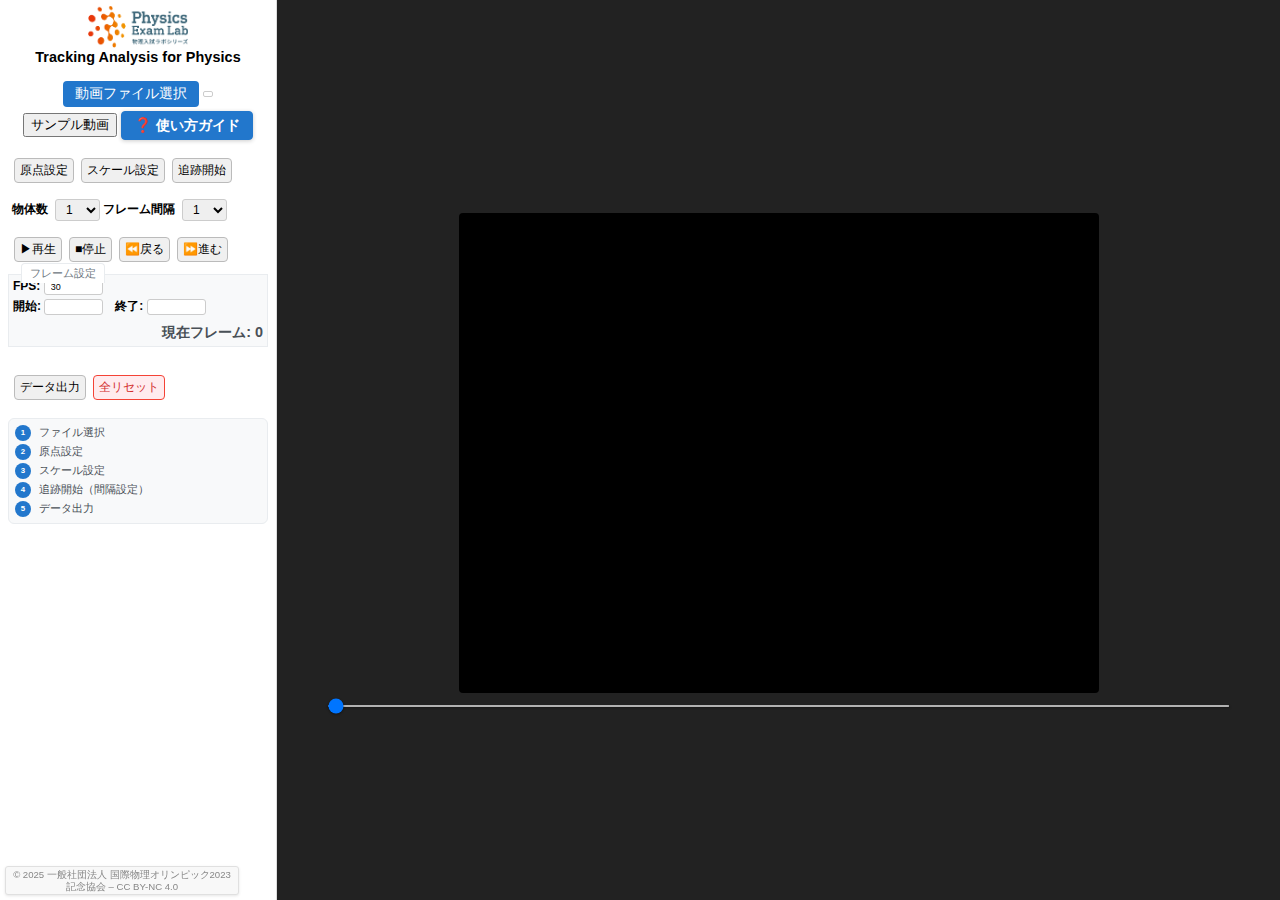
<file: index.html>
<!--
  Physics Exam Lab - Tracking Analysis Software
  Copyright (c) 2025 一般社団法人 国際物理オリンピック2023記念協会
  Licensed under the Creative Commons BY-NC 4.0 International License.
  See https://creativecommons.org/licenses/by-nc/4.0/
-->
<!DOCTYPE html>
<html lang="ja">
<head>
  <meta charset="UTF-8">
  <meta name="viewport" content="width=device-width, initial-scale=1.0">
  <title>Tracking Analysis for Physics</title>
  <link rel="stylesheet" href="style.css">
</head>
<body>
  <div class="main-container">
    <div class="control-panel">
      <span class="app-title"><img src="assets/images/logo.png" class="app-logo" alt="Logo"> Tracking Analysis for Physics</span>
      <div class="file-input-section">
        <div class="file-input-row">
          <label for="videoInput" class="file-input-label">動画ファイル選択</label>
          <input type="file" id="videoInput" accept="video/*,.mov,.mp4,.avi,.webm,.mkv,video/quicktime,video/mp4">
          <div class="file-name-display" id="fileNameDisplay"></div>
        </div>
        <div class="file-input-row">
          <button id="loadSampleVideo" type="button">サンプル動画</button>
          <a href="USAGE_GUIDE.html" target="_blank" class="guide-link">
            <span>❓</span> 使い方ガイド
          </a>
        </div>
      </div>
      <div class="control-grid">
        <div class="control-section">
          <button id="setOriginBtn">原点設定</button>
          <button id="setScaleBtn">スケール設定</button>
          <button id="startTrackingBtn">追跡開始</button>
        </div>
        <div class="control-section">
          <label for="objectCountSelect">物体数</label>
          <select id="objectCountSelect">
            <option value="1" selected>1</option>
            <option value="2">2</option>
            <option value="3">3</option>
            <option value="4">4</option>
            <option value="5">5</option>
            <option value="6">6</option>
          </select>
          <label for="frameIntervalSelect">フレーム間隔</label>
          <select id="frameIntervalSelect">
            <option value="1" selected>1</option>
            <option value="2">2</option>
            <option value="5">5</option>
            <option value="10">10</option>
            <option value="20">20</option>
            <option value="50">50</option>
          </select>
        </div>
        <div class="control-section">
          <button id="playBtn">▶再生</button>
          <button id="pauseBtn">■停止</button>
          <button id="prevFrameBtn">⏪戻る</button>
          <button id="nextFrameBtn">⏩進む</button>
        </div>
        <div class="control-section frame-controls">
          <div class="frame-label">フレーム設定</div>
          <label>FPS: <input type="text" id="fpsInput" value="30"></label>
          <div class="frame-range">
            <label>開始: <input type="text" id="startFrameInput"></label>
            <label>終了: <input type="text" id="endFrameInput"></label>
            <span id="currentFrameLabel" class="current-frame">現在フレーム: 0</span>
          </div>
        </div>
        <div class="control-section">
          <button id="undoBtn" style="display:none;">Undo</button>
        </div>
        <div class="control-section data-output-section">
          <button id="exportCsvBtn">データ出力</button>
          <button id="resetBtn">全リセット</button>
        </div>
      </div>
      <div class="quick-guide">
        <div class="guide-step">
          <span class="step-number">1</span>
          <span class="step-text">ファイル選択</span>
        </div>
        <div class="guide-step">
          <span class="step-number">2</span>
          <span class="step-text">原点設定</span>
        </div>
        <div class="guide-step">
          <span class="step-number">3</span>
          <span class="step-text">スケール設定</span>
        </div>
        <div class="guide-step">
          <span class="step-number">4</span>
          <span class="step-text">追跡開始（間隔設定）</span>
        </div>
        <div class="guide-step">
          <span class="step-number">5</span>
          <span class="step-text">データ出力</span>
        </div>
      </div>
    </div>
    <div class="video-container">
      <video id="video" width="640" height="480" controls style="display:none;"></video>
      <canvas id="videoCanvas" width="640" height="480"></canvas>
      <input type="range" id="frameSlider" min="0" max="100" value="0" step="1">
    </div>
  </div>
  <div class="license-info">
    © 2025 一般社団法人 国際物理オリンピック2023記念協会 – CC BY-NC 4.0
  </div>
  <script src="main.js"></script>
  <script>
document.getElementById('loadSampleVideo').onclick = function() {
  const video = document.getElementById('video');
  video.src = 'assets/videos/5cups.mov';
  video.load();
  
  // サンプル動画フラグを設定（FPS入力ダイアログをスキップするため）
  window.isSampleVideo = true;
  
  // サンプル動画のファイル名を表示
  const fileNameDisplay = document.getElementById('fileNameDisplay');
  fileNameDisplay.textContent = '5cups.mov (120fps)';
  
  // FPS入力欄を120に設定
  const fpsInput = document.getElementById('fpsInput');
  if (fpsInput) {
    fpsInput.value = '120';
  }
  
  // クイックガイドのステップを更新
  updateQuickGuideStep(2);
  
  // 新しいファイル読み込み時にリセット処理を実行（ファイル選択時と同じ処理）
  // 追跡データをクリア
  if (typeof trackingData !== 'undefined') {
    trackingData = [];
  }
  // スケール・原点設定をクリア
  if (typeof scalePoints !== 'undefined') {
    scalePoints = [];
  }
  if (typeof originPoint !== 'undefined') {
    originPoint = null;
  }
  if (typeof scaleLength !== 'undefined') {
    scaleLength = null;
  }
  // 追跡モードを終了
  if (typeof trackingMode !== 'undefined' && trackingMode) {
    if (typeof endTrackingMode === 'function') {
      endTrackingMode();
    }
  }
  // 設定モードをクリア
  if (typeof mode !== 'undefined') {
    mode = null;
  }
  if (typeof updateGuideText === 'function') {
    updateGuideText('');
  }
  if (typeof disableVideoControls === 'function') {
    disableVideoControls(false);
  }
  // ボタンのハイライトを解除
  const setScaleBtn = document.getElementById('setScaleBtn');
  const setOriginBtn = document.getElementById('setOriginBtn');
  if (setScaleBtn) setScaleBtn.style.background = '';
  if (setOriginBtn) setOriginBtn.style.background = '';
  // キャンセルボタンと案内を削除
  const cancelBtn = document.getElementById('cancelBtn');
  if (cancelBtn) cancelBtn.remove();
  const cancelHint = document.getElementById('cancelHint');
  if (cancelHint) cancelHint.remove();
  
  // 動画の読み込みが完了したらリサイズを実行（VideoEventManagerで管理）
  // リサイズ処理はVideoEventManagerのhandleLoadedMetadataで実行される
};
</script>
</body>
</html>
</file>
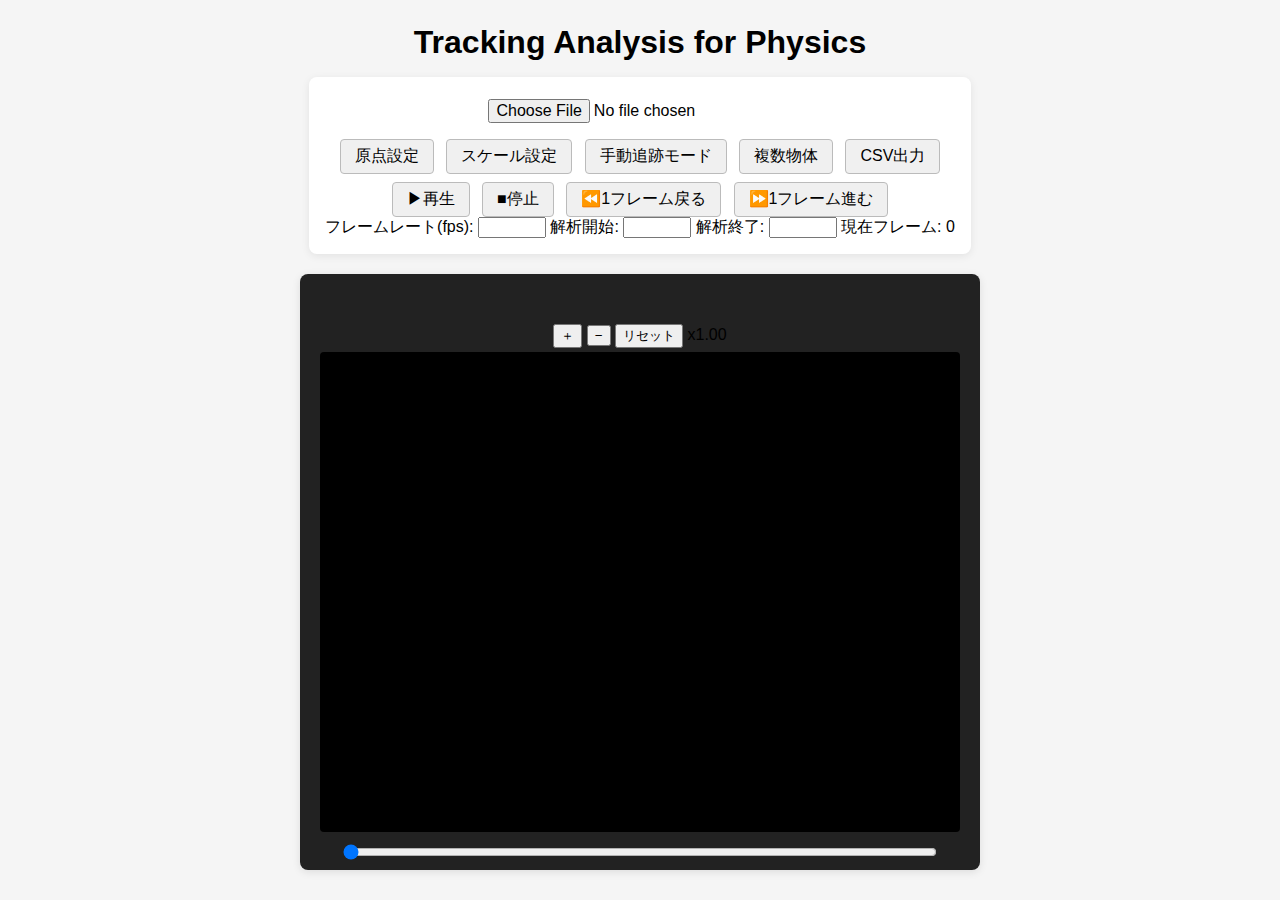
<file: backup_20250701_154906/index.html>
<!DOCTYPE html>
<html lang="ja">
<head>
  <meta charset="UTF-8">
  <meta name="viewport" content="width=device-width, initial-scale=1.0">
  <title>Tracking Analysis for Physics</title>
  <link rel="stylesheet" href="style.css">
</head>
<body>
  <h1>Tracking Analysis for Physics</h1>
  <div class="control-panel">
    <input type="file" id="videoInput" accept="video/*">
    <span id="fileName"></span>
    <div class="button-group">
      <button id="setOriginBtn">原点設定</button>
      <button id="setScaleBtn">スケール設定</button>
      <button id="manualTrackBtn">手動追跡モード</button>
      <button id="multiObjectBtn">複数物体</button>
      <button id="exportCsvBtn">CSV出力</button>
    </div>
    <div class="video-controls">
      <button id="playBtn">▶再生</button>
      <button id="pauseBtn">■停止</button>
      <button id="prevFrameBtn">⏪1フレーム戻る</button>
      <button id="nextFrameBtn">⏩1フレーム進む</button>
    </div>
    <div class="frame-settings">
      <label>フレームレート(fps): <input type="number" id="fpsInput" min="1" max="1000" step="1" style="width:60px;"></label>
      <label>解析開始: <input type="number" id="startFrameInput" min="0" step="1" style="width:60px;"></label>
      <label>解析終了: <input type="number" id="endFrameInput" min="0" step="1" style="width:60px;"></label>
      <span id="currentFrameLabel">現在フレーム: 0</span>
    </div>
  </div>
  <div class="video-container">
    <div class="zoom-controls" style="text-align:center; margin-bottom:4px;">
      <button id="zoomInBtn">＋</button>
      <button id="zoomOutBtn">−</button>
      <button id="zoomResetBtn">リセット</button>
      <span id="zoomLevelLabel">x1.0</span>
    </div>
    <video id="video" width="640" height="480" controls style="display:none;"></video>
    <canvas id="videoCanvas" width="640" height="480"></canvas>
    <input type="range" id="frameSlider" min="0" max="100" value="0" step="1" style="width:90%; margin: 12px auto 0 auto; display:block;">
  </div>
  <script src="main.js"></script>
</body>
</html>
</file>
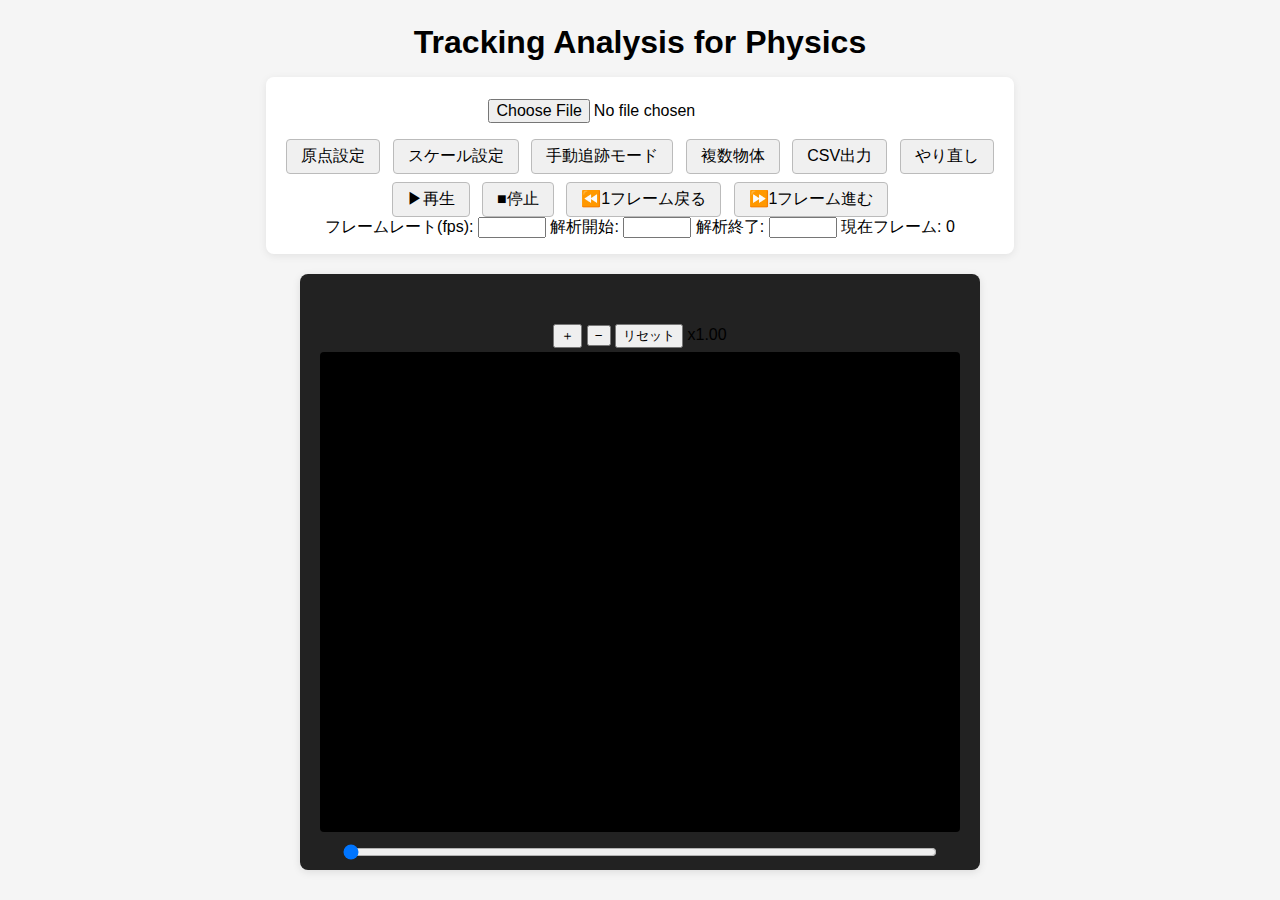
<file: backup_20250701_162946/index.html>
<!DOCTYPE html>
<html lang="ja">
<head>
  <meta charset="UTF-8">
  <meta name="viewport" content="width=device-width, initial-scale=1.0">
  <title>Tracking Analysis for Physics</title>
  <link rel="stylesheet" href="style.css">
</head>
<body>
  <h1>Tracking Analysis for Physics</h1>
  <div class="control-panel">
    <input type="file" id="videoInput" accept="video/*">
    <span id="fileName"></span>
    <div class="button-group">
      <button id="setOriginBtn">原点設定</button>
      <button id="setScaleBtn">スケール設定</button>
      <button id="manualTrackBtn">手動追跡モード</button>
      <button id="multiObjectBtn">複数物体</button>
      <button id="exportCsvBtn">CSV出力</button>
      <button id="resetBtn">やり直し</button>
    </div>
    <div class="video-controls">
      <button id="playBtn">▶再生</button>
      <button id="pauseBtn">■停止</button>
      <button id="prevFrameBtn">⏪1フレーム戻る</button>
      <button id="nextFrameBtn">⏩1フレーム進む</button>
    </div>
    <div class="frame-settings">
      <label>フレームレート(fps): <input type="number" id="fpsInput" min="1" max="1000" step="1" style="width:60px;"></label>
      <label>解析開始: <input type="number" id="startFrameInput" min="0" step="1" style="width:60px;"></label>
      <label>解析終了: <input type="number" id="endFrameInput" min="0" step="1" style="width:60px;"></label>
      <span id="currentFrameLabel">現在フレーム: 0</span>
    </div>
  </div>
  <div class="video-container">
    <div class="zoom-controls" style="text-align:center; margin-bottom:4px;">
      <button id="zoomInBtn">＋</button>
      <button id="zoomOutBtn">−</button>
      <button id="zoomResetBtn">リセット</button>
      <span id="zoomLevelLabel">x1.0</span>
    </div>
    <video id="video" width="640" height="480" controls style="display:none;"></video>
    <canvas id="videoCanvas" width="640" height="480"></canvas>
    <input type="range" id="frameSlider" min="0" max="100" value="0" step="1" style="width:90%; margin: 12px auto 0 auto; display:block;">
  </div>
  <script src="main.js"></script>
</body>
</html>
</file>
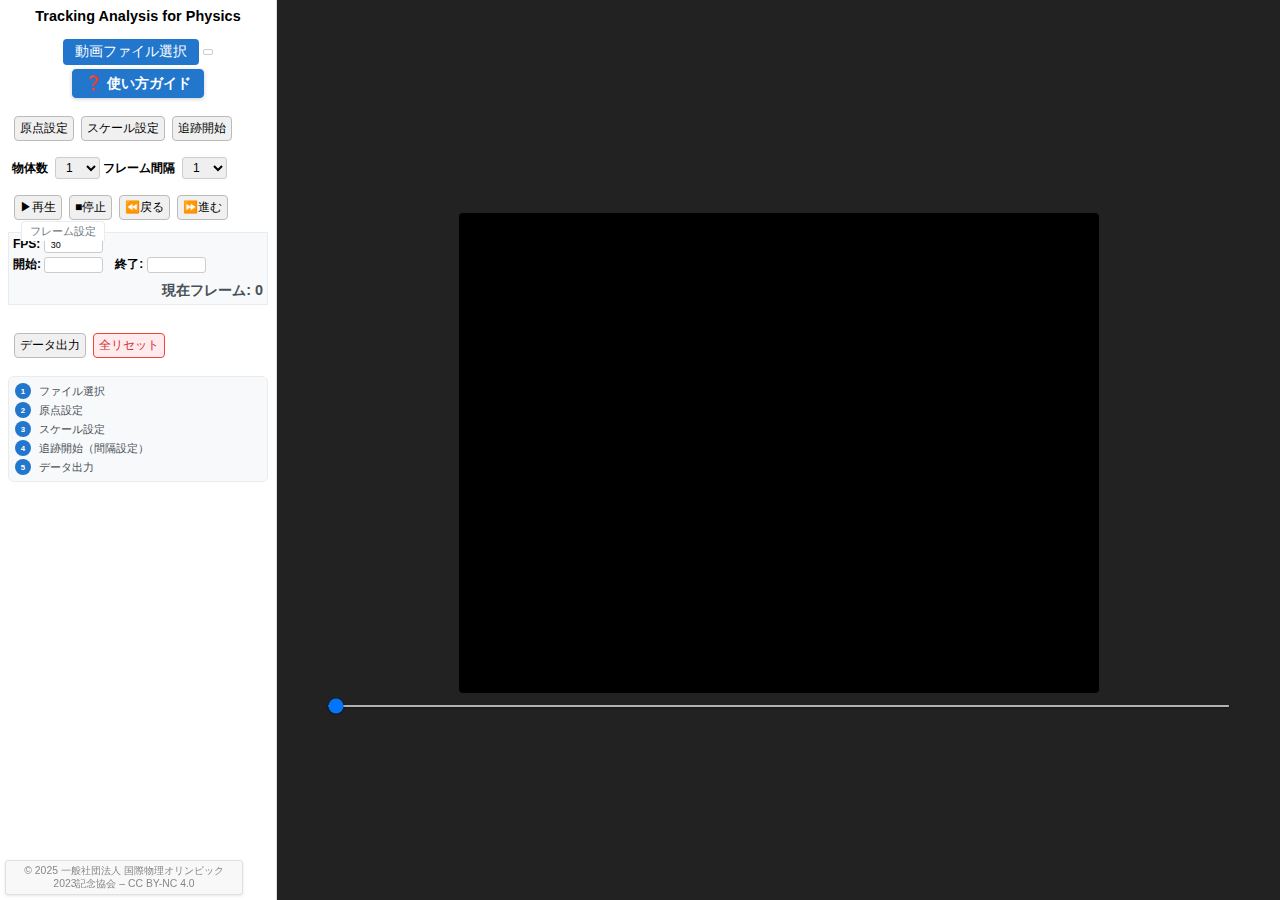
<file: google-sites-version.html>
<!--
  Physics Exam Lab - Tracking Analysis Software
  Copyright (c) 2025 一般社団法人 国際物理オリンピック2023記念協会
  Licensed under the Creative Commons BY-NC 4.0 International License.
  See https://creativecommons.org/licenses/by-nc/4.0/
-->
<!DOCTYPE html>
<html lang="ja">
<head>
  <meta charset="UTF-8">
  <meta name="viewport" content="width=device-width, initial-scale=1.0">
  <title>Tracking Analysis for Physics</title>
  <style>
    html, body {
      height: 100vh;
      width: 100vw;
      overflow: hidden;
      margin: 0;
      padding: 0;
    }

    body {
      font-family: 'Segoe UI', 'Meiryo', sans-serif;
      background: #f5f5f5;
      text-align: center;
    }

    .main-container {
      display: flex;
      height: 100vh;
      width: 100vw;
    }

    h1 {
      margin-top: 24px;
      margin-bottom: 16px;
    }

    .app-title {
      font-size: 0.9em;
      font-weight: bold;
      text-align: center;
      margin-bottom: 8px;
      margin-top: 0;
      letter-spacing: 0.005em;
      white-space: normal;
      display: flex;
      align-items: center;
      justify-content: center;
      gap: 4px;
      line-height: 1.2;
      min-height: 1em;
      overflow: visible;
      flex-wrap: wrap;
    }

    .app-logo {
      height: 5.0em;
      width: auto;
      vertical-align: middle;
      display: inline-block;
      margin-top: -0.2em;
      margin-bottom: -0.2em;
    }

    .control-panel {
      display: flex;
      flex-direction: column;
      background: #fff;
      border-right: 1px solid #ddd;
      box-shadow: 2px 0 4px rgba(0,0,0,0.1);
      width: 280px;
      flex-shrink: 0;
      padding: 12px;
      gap: 10px;
      overflow-y: auto;
    }

    .button-group, .video-controls, .frame-settings {
      display: flex;
      align-items: center;
      gap: 8px;
      flex-wrap: wrap;
      justify-content: center;
    }

    /* 共通ボタンスタイル */
    .button-group button, .video-controls button, .control-section button, #undoBtn {
      margin: 0 2px;
      padding: 4px 8px;
      font-size: 0.85rem;
      border-radius: 4px;
      border: 1px solid #bbb;
      background: #f0f0f0;
      cursor: pointer;
      transition: background 0.2s;
    }

    .button-group button:hover, .video-controls button:hover, .control-section button:hover, #undoBtn:hover {
      background: #e0e0e0;
    }

    /* #undoBtn専用のオーバーライド */
    #undoBtn {
      margin: 0 4px;
      padding: 6px 14px;
      font-size: 1rem;
    }

    .video-container {
      flex: 1;
      background: #222;
      padding: 0;
      padding-bottom: 0;
      display: flex;
      flex-direction: column;
      align-items: center;
      justify-content: center;
      overflow: hidden;
    }

    canvas, video {
      display: block;
      margin: 0 auto;
      border-radius: 4px;
      background: #000;
      max-width: 98vw;
    }

    #guideText, .guide-text {
      min-height: 1.5em;
      display: block;
    }

    .file-input-section {
      display: flex;
      flex-direction: column;
      gap: 6px;
      margin-bottom: 8px;
    }

    .file-input-row {
      display: flex;
      align-items: center;
      gap: 4px;
      justify-content: center;
      flex-wrap: wrap;
    }

    .control-grid {
      display: flex;
      flex-direction: column;
      gap: 8px;
    }

    .control-section {
      display: flex;
      align-items: center;
      gap: 4px;
      flex-wrap: wrap;
      padding: 6px;
    }

    /* データ出力セクションのボーダーを削除 */
    .data-output-section {
      background: transparent;
      border: none;
      padding: 4px;
    }

    /* リセットボタン専用のスタイル */
    #resetBtn {
      background: #ffebee !important;
      border-color: #f44336 !important;
      color: #d32f2f !important;
    }

    #resetBtn:hover {
      background: #ffcdd2 !important;
      border-color: #d32f2f !important;
    }

    .frame-controls {
      background: #f8f9fa;
      border: 1px solid #e9ecef;
      padding: 10px 6px 6px 6px;
      position: relative;
      display: flex;
      flex-direction: column;
      gap: 8px;
    }

    .frame-label {
      position: absolute;
      top: -12px;
      left: 12px;
      background: #fff;
      padding: 2px 8px;
      font-size: 0.7em;
      color: #6c757d;
      font-weight: 500;
      border: 1px solid #e9ecef;
      border-bottom: none;
      border-radius: 4px 4px 0 0;
      z-index: 1;
    }

    .frame-controls > label {
      margin-right: 8px;
      align-self: flex-start;
    }

    .frame-range {
      display: flex;
      align-items: center;
      gap: 8px;
      flex-wrap: wrap;
    }

    .frame-range label {
      margin-right: 8px;
    }

    .frame-range .current-frame {
      font-size: 0.9em;
      color: #495057;
      font-weight: bold;
      margin-left: auto;
      text-align: left;
    }

    .quick-guide {
      margin-top: 8px;
      padding: 8px;
      background: #f8f9fa;
      border-radius: 6px;
      border: 1px solid #e9ecef;
      display: flex;
      flex-direction: column;
      gap: 4px;
    }

    .guide-step {
      display: flex;
      align-items: center;
      gap: 8px;
      font-size: 0.75em;
      color: #495057;
    }

    .step-number {
      background: #2277cc;
      color: white;
      width: 16px;
      height: 16px;
      border-radius: 50%;
      display: flex;
      align-items: center;
      justify-content: center;
      font-weight: bold;
      font-size: 0.7em;
      flex-shrink: 0;
    }

    .step-text {
      font-weight: 500;
    }

    .license-info {
      position: fixed;
      bottom: 5px;
      left: 5px;
      padding: 4px 8px;
      background: #f8f8f8;
      border-radius: 3px;
      border: 1px solid #e0e0e0;
      text-align: center;
      font-size: 0.65em;
      color: #888;
      line-height: 1.2;
      z-index: 1000;
      max-width: 220px;
      word-wrap: break-word;
      box-shadow: 0 1px 3px rgba(0,0,0,0.1);
    }

    .guide-link {
      display: inline-flex;
      align-items: center;
      gap: 4px;
      font-size: 0.9em;
      font-weight: bold;
      color: #fff;
      background: #2277cc;
      border-radius: 4px;
      padding: 4px 12px;
      box-shadow: 0 1px 4px rgba(0,0,0,0.2);
      border: 1px solid #2277cc;
      text-decoration: none;
      transition: background 0.2s;
      white-space: nowrap;
    }

    .guide-link:hover {
      background: #115599;
    }

    input[type="file"] {
      font-size: 0.85em;
      padding: 4px 8px;
      margin: 0;
      height: 32px;
      box-sizing: border-box;
      cursor: pointer;
      display: none;
    }

    .file-input-label {
      display: inline-block;
      padding: 4px 12px;
      background: #2277cc;
      color: white;
      border-radius: 4px;
      font-size: 0.85em;
      cursor: pointer;
      border: none;
      text-align: center;
      transition: background 0.2s;
    }

    .file-input-label:hover {
      background: #115599;
    }

    .file-name-display {
      font-size: 0.8em;
      color: #333;
      margin: 3px 0;
      word-break: break-all;
      max-width: 100%;
      overflow: hidden;
      text-overflow: ellipsis;
      white-space: nowrap;
      font-weight: normal;
      background: transparent;
      padding: 2px 4px;
      border-radius: 2px;
      border: 1px solid #ccc;
      text-align: center;
    }

    .control-section input[type="text"], .control-section select {
      font-size: 0.85em;
      padding: 2px 6px;
      border: 1px solid #ccc;
      border-radius: 3px;
      width: 60px;
    }

    .control-section label {
      font-size: 0.75em;
      font-weight: bold;
      margin-right: 4px;
    }

    #frameSlider {
      box-sizing: border-box;
      display: block;
      margin: 12px auto 20px auto;
      width: 90%;
      height: 2px;
      background: #444;
      border-radius: 4px;
      border: 1px solid #666;
      box-shadow: 0 1px 2px rgba(0,0,0,0.3);
    }

    #frameSlider::-webkit-slider-thumb {
      appearance: none;
      width: 10px;
      height: 10px;
      background: #007AFF;
      border-radius: 50%;
      cursor: pointer;
      box-shadow: 0 1px 2px rgba(0,0,0,0.3);
    }

    #frameSlider::-moz-range-thumb {
      width: 10px;
      height: 10px;
      background: #007AFF;
      border-radius: 50%;
      cursor: pointer;
      border: none;
      box-shadow: 0 1px 2px rgba(0,0,0,0.3);
    }

    @media (max-width: 1400px) {
      .control-panel {
        width: 260px;
        padding: 8px;
        gap: 8px;
      }
      .app-title {
        font-size: 0.9em;
        gap: 4px;
        margin-bottom: 6px;
      }
      .app-logo {
        height: 3.0em;
      }
      .control-section button {
        font-size: 0.75em;
        padding: 3px 5px;
      }
      .control-section input[type="text"], .control-section select {
        font-size: 0.75em;
        width: 45px;
      }
      .control-section {
        padding: 4px;
        gap: 3px;
      }
      .file-input-section {
        gap: 4px;
        margin-bottom: 6px;
      }
      .quick-guide {
        margin-top: 6px;
        padding: 6px;
        gap: 3px;
      }
      .guide-step {
        font-size: 0.7em;
      }
    }

    @media (max-width: 1200px) {
      .control-panel {
        width: 240px;
        padding: 6px;
        gap: 6px;
      }
      .app-title {
        font-size: 0.85em;
        gap: 3px;
        margin-bottom: 4px;
      }
      .app-logo {
        height: 2.5em;
      }
      .control-section button {
        font-size: 0.7em;
        padding: 2px 4px;
      }
      .control-section input[type="text"], .control-section select {
        font-size: 0.7em;
        width: 40px;
      }
      .control-section {
        padding: 3px;
        gap: 2px;
      }
      .file-input-section {
        gap: 3px;
        margin-bottom: 4px;
      }
      .quick-guide {
        margin-top: 4px;
        padding: 4px;
        gap: 2px;
      }
      .guide-step {
        font-size: 0.65em;
      }
    }

    @media (max-width: 1000px) {
      .control-panel {
        width: 220px;
        padding: 4px;
        gap: 4px;
      }
      .app-title {
        font-size: 0.75em;
        gap: 2px;
        margin-bottom: 2px;
      }
      .app-logo {
        height: 2.0em;
      }
      .control-section button {
        font-size: 0.65em;
        padding: 2px 3px;
      }
      .control-section input[type="text"], .control-section select {
        font-size: 0.65em;
        width: 35px;
      }
      .control-section {
        padding: 2px;
        gap: 2px;
      }
      .file-input-section {
        gap: 2px;
        margin-bottom: 2px;
      }
      .quick-guide {
        margin-top: 2px;
        padding: 2px;
        gap: 1px;
      }
      .guide-step {
        font-size: 0.6em;
      }
    }

    @media (max-width: 900px) {
      .main-container {
        flex-direction: column;
      }
      .control-panel {
        width: 100%;
        border-right: none;
        border-bottom: none;
        box-shadow: 0 2px 4px rgba(0,0,0,0.1);
        max-height: 35vh;
        padding: 8px;
        gap: 6px;
      }
      
      .app-title {
        font-size: 1.1em;
        letter-spacing: 0.5px;
        gap: 6px;
      }
      
      .app-logo {
        height: 2.0em;
      }
      
      .control-section {
        padding: 4px;
        gap: 3px;
      }
      
      .control-section button {
        font-size: 0.75em;
        padding: 3px 6px;
      }
      
      .control-section input,
      .control-section select {
        font-size: 0.75em;
        width: 60px;
      }
      
      .video-container {
        flex: 1;
        min-height: 65vh;
      }
      
      .license-info {
        position: static;
        margin-top: 8px;
        max-width: 100%;
        font-size: 0.6em;
      }
    }
  </style>
</head>
<body>
  <div class="main-container">
    <div class="control-panel">
      <span class="app-title">Tracking Analysis for Physics</span>
      <div class="file-input-section">
        <div class="file-input-row">
          <label for="videoInput" class="file-input-label">動画ファイル選択</label>
          <input type="file" id="videoInput" accept="video/*,.mov,.mp4,.avi,.webm,.mkv,video/quicktime,video/mp4">
          <div class="file-name-display" id="fileNameDisplay"></div>
        </div>
        <div class="file-input-row">
          <button id="showGuideBtn" class="guide-link">
            <span>❓</span> 使い方ガイド
          </button>
        </div>
      </div>
      <div class="control-grid">
        <div class="control-section">
          <button id="setOriginBtn">原点設定</button>
          <button id="setScaleBtn">スケール設定</button>
          <button id="startTrackingBtn">追跡開始</button>
        </div>
        <div class="control-section">
          <label for="objectCountSelect">物体数</label>
          <select id="objectCountSelect">
            <option value="1" selected>1</option>
            <option value="2">2</option>
            <option value="3">3</option>
            <option value="4">4</option>
            <option value="5">5</option>
            <option value="6">6</option>
          </select>
          <label for="frameIntervalSelect">フレーム間隔</label>
          <select id="frameIntervalSelect">
            <option value="1" selected>1</option>
            <option value="2">2</option>
            <option value="5">5</option>
            <option value="10">10</option>
            <option value="20">20</option>
            <option value="50">50</option>
          </select>
        </div>
        <div class="control-section">
          <button id="playBtn">▶再生</button>
          <button id="pauseBtn">■停止</button>
          <button id="prevFrameBtn">⏪戻る</button>
          <button id="nextFrameBtn">⏩進む</button>
        </div>
        <div class="control-section frame-controls">
          <div class="frame-label">フレーム設定</div>
          <label>FPS: <input type="text" id="fpsInput" value="30"></label>
          <div class="frame-range">
            <label>開始: <input type="text" id="startFrameInput"></label>
            <label>終了: <input type="text" id="endFrameInput"></label>
            <span id="currentFrameLabel" class="current-frame">現在フレーム: 0</span>
          </div>
        </div>
        <div class="control-section">
          <button id="undoBtn" style="display:none;">Undo</button>
        </div>
        <div class="control-section data-output-section">
          <button id="exportCsvBtn">データ出力</button>
          <button id="resetBtn">全リセット</button>
        </div>
      </div>
      <div class="quick-guide">
        <div class="guide-step">
          <span class="step-number">1</span>
          <span class="step-text">ファイル選択</span>
        </div>
        <div class="guide-step">
          <span class="step-number">2</span>
          <span class="step-text">原点設定</span>
        </div>
        <div class="guide-step">
          <span class="step-number">3</span>
          <span class="step-text">スケール設定</span>
        </div>
        <div class="guide-step">
          <span class="step-number">4</span>
          <span class="step-text">追跡開始（間隔設定）</span>
        </div>
        <div class="guide-step">
          <span class="step-number">5</span>
          <span class="step-text">データ出力</span>
        </div>
      </div>
    </div>
    <div class="video-container">
      <video id="video" width="640" height="480" controls style="display:none;"></video>
      <canvas id="videoCanvas" width="640" height="480"></canvas>
      <input type="range" id="frameSlider" min="0" max="100" value="0" step="1">
    </div>
  </div>
  <div class="license-info">
    © 2025 一般社団法人 国際物理オリンピック2023記念協会 – CC BY-NC 4.0
  </div>

  <!-- 使い方ガイドモーダル -->
  <div id="guideModal" style="display: none; position: fixed; top: 0; left: 0; width: 100%; height: 100%; background: rgba(0,0,0,0.8); z-index: 10000; overflow-y: auto;">
    <div style="background: white; margin: 20px auto; max-width: 900px; border-radius: 10px; box-shadow: 0 2px 8px rgba(0,0,0,0.1); padding: 32px 24px;">
      <div style="display: flex; justify-content: space-between; align-items: center; margin-bottom: 20px;">
        <h1 style="font-size: 1.7em; margin: 0; color: #2277cc;">使い方ガイド</h1>
        <button id="closeGuideBtn" style="background: #f44336; color: white; border: none; border-radius: 50%; width: 40px; height: 40px; font-size: 20px; cursor: pointer;">×</button>
      </div>
      
      <div class="step" style="margin-bottom: 2.5em; padding: 20px; background: #fafafa; border-radius: 8px; border: 1px solid #e0e0e0;">
        <h2 style="font-size: 1.3em; margin-top: 0; margin-bottom: 0.8em; color: #2277cc; border-left: 4px solid #2277cc; padding-left: 12px;">1. 動画読み込み・初期設定</h2>
        
        <p>
          <strong>動画の読み込み：</strong>「ファイル選択」ボタンで動画（mp4, mov等）を選択してください
        </p>
        
        <p>
          動画読み込み後、「フレーム設定」セクションで「FPS」（1秒あたりのフレーム数）を入力します。<br>
          撮影時のフレームレート（例：30fps、60fps、120fps等）を正確に入力してください。<br>
          動画下のスライダーで解析範囲を確認し、必要に応じて「開始」「終了」フレーム数を調整してください。
        </p>
      </div>

      <div class="step" style="margin-bottom: 2.5em; padding: 20px; background: #fafafa; border-radius: 8px; border: 1px solid #e0e0e0;">
        <h2 style="font-size: 1.3em; margin-top: 0; margin-bottom: 0.8em; color: #2277cc; border-left: 4px solid #2277cc; padding-left: 12px;">2. 原点・スケール設定</h2>
        
        <h3 style="font-size: 1.1em; margin-top: 1.5em; margin-bottom: 0.5em; color: #333;">原点設定</h3>
        <p>
          「原点設定」ボタンをクリック → 原点となる点をクリック
        </p>
        
        <h3 style="font-size: 1.1em; margin-top: 1.5em; margin-bottom: 0.5em; color: #333;">スケール設定</h3>
        <p>
          「スケール設定」ボタンをクリック → 始点をクリック → 終点をクリック → 実際の長さを入力（例：1.0m）
        </p>
        
        <div class="tip" style="background: #fff3cd; border: 1px solid #ffeaa7; border-radius: 6px; padding: 12px; margin: 15px 0;">
          <strong>便利な機能：</strong>終点クリック時に<strong>Shiftキー</strong>を押すと水平・鉛直制約が適用されます。
        </div>
      </div>

      <div class="step" style="margin-bottom: 2.5em; padding: 20px; background: #fafafa; border-radius: 8px; border: 1px solid #e0e0e0;">
        <h2 style="font-size: 1.3em; margin-top: 0; margin-bottom: 0.8em; color: #2277cc; border-left: 4px solid #2277cc; padding-left: 12px;">3. 追跡実行</h2>
        
        <p>
          「フレーム間隔」と「物体数」を設定（例：間隔20、物体数1）<br>
          「追跡開始」ボタンをクリック → 各フレームで物体の位置をクリック
        </p>
        
        <div class="tip" style="background: #fff3cd; border: 1px solid #ffeaa7; border-radius: 6px; padding: 12px; margin: 15px 0;">
          <strong>操作ヒント：</strong>「Undo」ボタンで直前の点を取り消せます。繰り返し使用することで複数の点を順次削除できます。
        </div>
      </div>

      <div class="step" style="margin-bottom: 2.5em; padding: 20px; background: #fafafa; border-radius: 8px; border: 1px solid #e0e0e0;">
        <h2 style="font-size: 1.3em; margin-top: 0; margin-bottom: 0.8em; color: #2277cc; border-left: 4px solid #2277cc; padding-left: 12px;">4. データエクスポート</h2>
        
        <p>
          「CSVエクスポート」ボタンをクリック → データ形式を選択（Excel用/CSV）→ データをコピーして保存
        </p>
        
        <div class="tip" style="background: #fff3cd; border: 1px solid #ffeaa7; border-radius: 6px; padding: 12px; margin: 15px 0;">
          <strong>データ形式：</strong>Excel用はタブ区切り、CSVはカンマ区切りです。用途に応じて選択してください。
        </div>
      </div>

      <div class="guide-info" style="background: #f0f8ff; border: 1px solid #b3d9ff; border-radius: 6px; padding: 15px; margin: 15px 0;">
        <strong>重要：</strong>正確な分析のため、動画のフレームレート（FPS）を正確に入力し、原点とスケールを適切に設定してください。
      </div>
    </div>
  </div>
  <script>
    /*
     * Physics Exam Lab - Tracking Analysis Software
     * Copyright (c) 2025 一般社団法人 国際物理オリンピック2023記念協会
     * Licensed under the Creative Commons BY-NC 4.0 International License.
     * See https://creativecommons.org/licenses/by-nc/4.0/
     */

    // 定数定義
    const CANVAS_CONSTRAINTS = {
      MAX_WIDTH: 660,
      MAX_HEIGHT: 480,
      MIN_WIDTH: 200,
      MIN_HEIGHT: 150
    };

    const UI_CONSTRAINTS = {
      SLIDER_HEIGHT: 80,
      SLIDER_MIN_WIDTH: 200,
      SLIDER_MAX_WIDTH: 600,
      SLIDER_MARGIN: 40,
      CONTROL_PANEL_WIDTH: 280
    };

    const TIMING = {
      RESIZE_DELAY: 100,
      FRAME_UPDATE_DELAY: 50,
      TRACKING_COMPLETE_DELAY: 100
    };

    const COLORS = {
      OBJECT_COLORS: ['magenta', 'orange', 'cyan', 'lime', 'purple', 'brown'],
      SCALE_POINT: 'blue',
      ORIGIN_POINT: 'red',
      GUIDE_TEXT: '#c00',
      GUIDE_TEXT_SUCCESS: '#28a745',
      GUIDE_TEXT_CURRENT: '#856404',
      GUIDE_TEXT_PENDING: '#495057',
      BUTTON_HIGHLIGHT: '#ffd',
      CANCEL_BUTTON: '#f9f9f9',
      CANCEL_BORDER: '#aaa',
      CANCEL_TEXT: '#c00'
    };

    // グローバル変数
    let scaleLength = null;
    let fps = 30;
    let videoFps = 30;
    let currentFrame = 0;
    let startFrame = 0;
    let endFrame = 0;
    let totalFrames = 0;
    let trackingMode = false;
    let trackingData = [];
    let currentObjectIndex = 0;
    let objectCount = 1;
    let frameInterval = 1;
    let mode = null;
    let scalePoints = [];
    let originPoint = null;
    let pendingSeekFrame = null;

    // DOM要素の取得
    const videoInput = document.getElementById('videoInput');
    const video = document.getElementById('video');
    const canvas = document.getElementById('videoCanvas');
    const fpsInput = document.getElementById('fpsInput');
    const startFrameInput = document.getElementById('startFrameInput');
    const endFrameInput = document.getElementById('endFrameInput');
    const currentFrameLabel = document.getElementById('currentFrameLabel');
    const objectCountSelect = document.getElementById('objectCountSelect');
    const frameIntervalSelect = document.getElementById('frameIntervalSelect');
    const startTrackingBtn = document.getElementById('startTrackingBtn');
    const setOriginBtn = document.getElementById('setOriginBtn');
    const setScaleBtn = document.getElementById('setScaleBtn');
    const exportCsvBtn = document.getElementById('exportCsvBtn');
    const resetBtn = document.getElementById('resetBtn');
    const undoBtn = document.getElementById('undoBtn');
    const frameSlider = document.getElementById('frameSlider');

    // ガイドテキスト表示用要素を追加
    let guideDiv = document.getElementById('guideText');
    if (!guideDiv) {
      guideDiv = document.createElement('div');
      guideDiv.id = 'guideText';
      guideDiv.style.margin = '8px';
      guideDiv.style.fontWeight = 'bold';
      guideDiv.style.color = '#c00';
      document.querySelector('.video-container').prepend(guideDiv);
    }

    let guideTextLabel = document.getElementById('guideTextLabel');
    if (!guideTextLabel) {
      guideTextLabel = document.createElement('span');
      guideTextLabel.id = 'guideTextLabel';
      guideDiv.appendChild(guideTextLabel);
    }

    // 初期化
    document.addEventListener('DOMContentLoaded', function() {
      updateQuickGuideStep(0);
      initializeEventListeners();
    });

    function initializeEventListeners() {
      // ファイル選択
      videoInput.addEventListener('change', handleFileInput);
      
      // 使い方ガイド
      document.getElementById('showGuideBtn').onclick = () => {
        document.getElementById('guideModal').style.display = 'block';
      };
      document.getElementById('closeGuideBtn').onclick = () => {
        document.getElementById('guideModal').style.display = 'none';
      };
      document.getElementById('guideModal').onclick = (e) => {
        if (e.target.id === 'guideModal') {
          document.getElementById('guideModal').style.display = 'none';
        }
      };
      
      // 動画イベント
      video.addEventListener('loadedmetadata', handleLoadedMetadata);
      video.addEventListener('loadeddata', handleLoadedData);
      
      // Chromebookで.movファイルの最初のフレームを確実に表示
      video.addEventListener('loadeddata', function() {
        video.currentTime = 0;
        setTimeout(() => {
          drawOverlay();
        }, 100);
      });
      video.addEventListener('play', handlePlay);
      video.addEventListener('pause', handlePause);
      video.addEventListener('seeked', handleSeeked);
      video.addEventListener('timeupdate', handleTimeUpdate);
      video.addEventListener('ended', handleEnded);
      
      // ボタンイベント
      document.getElementById('playBtn').onclick = () => video.play();
      document.getElementById('pauseBtn').onclick = () => video.pause();
      document.getElementById('nextFrameBtn').onclick = handleNextFrame;
      document.getElementById('prevFrameBtn').onclick = handlePrevFrame;
      startTrackingBtn.onclick = handleStartTracking;
      setOriginBtn.onclick = handleSetOrigin;
      setScaleBtn.onclick = handleSetScale;
      exportCsvBtn.onclick = handleExportCSV;
      resetBtn.onclick = handleReset;
      undoBtn.onclick = handleUndo;
      
      // セレクトボックス
      objectCountSelect.addEventListener('change', () => {
        objectCount = parseInt(objectCountSelect.value) || 1;
      });
      frameIntervalSelect.addEventListener('change', () => {
        frameInterval = parseInt(frameIntervalSelect.value) || 1;
      });
      
      // 入力フィールド
      fpsInput.addEventListener('change', handleFPSChange);
      startFrameInput.addEventListener('change', handleStartFrameChange);
      endFrameInput.addEventListener('change', handleEndFrameChange);
      frameSlider.addEventListener('input', handleSliderInput);
      
      // キャンバスイベント
      canvas.addEventListener('mousemove', handleCanvasMouseMove);
      canvas.addEventListener('click', handleCanvasClick);
      
      // キーボードイベント
      window.addEventListener('keydown', handleKeyDown);
      window.addEventListener('resize', handleResize);
    }

    function handleFileInput() {
      const file = this.files[0];
      if (file) {
        const fileNameDisplay = document.getElementById('fileNameDisplay');
        fileNameDisplay.textContent = file.name;
        updateQuickGuideStep(2);
        resetTrackingData();
        
        const url = URL.createObjectURL(file);
        video.src = url;
        video.controls = false;
        
        video.addEventListener('loadeddata', function() {
          setTimeout(() => {
            resizeCanvasToFit();
            // Chromebookで.movファイルの最初のフレームを確実に表示
            video.currentTime = 0;
            setTimeout(() => {
              drawOverlay();
            }, 50);
          }, TIMING.RESIZE_DELAY);
        }, { once: true });
      }
    }

    function resetTrackingData() {
      trackingData = [];
      scalePoints = [];
      originPoint = null;
      scaleLength = null;
      if (trackingMode) {
        endTrackingMode();
      }
      mode = null;
      updateGuideText('');
      disableVideoControls(false);
      setScaleBtn.style.background = '';
      setOriginBtn.style.background = '';
      const cancelBtn = document.getElementById('cancelBtn');
      if (cancelBtn) cancelBtn.remove();
      const cancelHint = document.getElementById('cancelHint');
      if (cancelHint) cancelHint.remove();
    }

    function handleLoadedMetadata() {
      setTimeout(() => resizeCanvasToFit(), TIMING.RESIZE_DELAY);
    }

    function handleLoadedData() {
      setupVideoFPS();
      
      // Chromebookで.movファイルの最初のフレームを確実に表示
      ensureFirstFrameDisplay();
    }
    
    function ensureFirstFrameDisplay() {
      // 動画の現在時刻を0に設定（最初のフレームを確実に表示）
      video.currentTime = 0;
      
      // 少し遅延してから描画を実行（Chromebookでの描画タイミング問題を回避）
      setTimeout(() => {
        drawOverlay();
      }, 100);
      
      // 追加の描画保証（複数のタイミングで描画）
      video.addEventListener('seeked', function() {
        drawOverlay();
      }, { once: true });
    }

    function setupVideoFPS() {
      if (video.duration > 0) {
        // Google Sites対応: カスタムFPS入力ダイアログを使用
        showFPSInputDialog();
      } else {
        videoFps = 30;
        fpsInput.value = videoFps;
        updateFrameSettings(videoFps);
      }
    }

    function updateFrameSettings(fps) {
      if (video.duration > 0) {
        totalFrames = Math.floor(video.duration * fps);
        currentFrame = 0;
        startFrame = 0;
        endFrame = totalFrames - 1;
        
        startFrameInput.value = startFrame;
        endFrameInput.value = endFrame;
        frameSlider.min = startFrame;
        frameSlider.max = endFrame;
        frameSlider.value = 0;
        
        updateCurrentFrameLabel();
        drawOverlay();
      }
    }

    function handlePlay() {
      startFrameDrawing();
    }

    function handlePause() {
      drawOverlay();
    }

    function handleSeeked() {
      drawOverlay();
    }

    function handleTimeUpdate() {
      const f = Math.floor(video.currentTime * videoFps + 1e-3);
      
      if (f > endFrame && !video.paused) {
        video.pause();
        video.currentTime = endFrame / videoFps;
        if (trackingMode) {
          endTrackingMode();
        }
        return;
      }
      
      if (pendingSeekFrame !== null) {
        if (f === pendingSeekFrame) {
          currentFrame = f;
          frameSlider.value = f;
          updateCurrentFrameLabel();
          pendingSeekFrame = null;
        }
        return;
      }
      
      if (f !== currentFrame && !frameSlider.matches(':active')) {
        currentFrame = f;
        frameSlider.value = currentFrame;
        updateCurrentFrameLabel();
      }
      
      if (currentFrame >= endFrame && !video.paused) {
        video.pause();
        video.currentTime = endFrame / videoFps;
      }
      
      if (trackingMode && currentFrame >= endFrame) {
        if (!window.trackingCompleted) {
          window.trackingCompleted = true;
          setTimeout(() => {
            endTrackingMode();
            updateGuideText('追跡が完了しました');
            window.trackingCompleted = false;
          }, TIMING.TRACKING_COMPLETE_DELAY);
        }
      }
    }

    function handleEnded() {
      currentFrame = endFrame;
      frameSlider.value = currentFrame;
      updateCurrentFrameLabel();
      if (trackingMode) {
        endTrackingMode();
        updateGuideText('追跡が完了しました');
        updateQuickGuideStep(5);
      }
    }

    function startFrameDrawing() {
      const drawFrame = () => {
        if (!video.paused && !video.ended) {
          drawOverlay();
          requestAnimationFrame(drawFrame);
        }
      };
      drawFrame();
    }

    function handleNextFrame() {
      video.pause();
      const frameInterval = parseInt(frameIntervalSelect.value) || 1;
      if (currentFrame < endFrame) {
        goToFrame(Math.min(currentFrame + frameInterval, endFrame));
      }
    }

    function handlePrevFrame() {
      if (trackingMode) {
        const idx = trackingData.findIndex(d => d.frame === currentFrame);
        if (idx !== -1) {
          trackingData.splice(idx, 1);
          drawOverlay();
        }
        currentObjectIndex = 0;
        updateGuideText(`物体1の位置をクリックしてください（${objectCount}物体）`, COLORS.OBJECT_COLORS[0]);
      }
      
      const frameInterval = parseInt(frameIntervalSelect.value) || 1;
      const targetFrame = Math.max(startFrame, currentFrame - frameInterval);
      
      if (targetFrame !== currentFrame) {
        goToFrame(targetFrame);
      }
    }

    function goToFrame(n) {
      n = Math.max(startFrame, Math.min(endFrame, n|0));
      pendingSeekFrame = n;

      const drawWhenReady = () => {
        if (pendingSeekFrame !== null) {
          currentFrame = pendingSeekFrame;
          frameSlider.value = currentFrame;
          updateCurrentFrameLabel();
          pendingSeekFrame = null;
        }
        drawOverlay();
        
        if (trackingMode && currentFrame >= endFrame) {
          if (!window.trackingCompleted) {
            window.trackingCompleted = true;
            setTimeout(() => {
              endTrackingMode();
              updateGuideText('追跡が完了しました');
              updateQuickGuideStep(5);
              window.trackingCompleted = false;
            }, TIMING.TRACKING_COMPLETE_DELAY);
          }
        }
      };

      if (typeof video.requestVideoFrameCallback === 'function') {
        const rvfcHandle = video.requestVideoFrameCallback(() => { drawWhenReady(); });
      } else {
        requestAnimationFrame(() => requestAnimationFrame(drawWhenReady));
      }

      video.currentTime = (n + 0.5) / videoFps;

      if (n < endFrame && currentFrame === endFrame) {
        setTimeout(drawWhenReady, TIMING.FRAME_UPDATE_DELAY);
      }
    }

    function handleCanvasMouseMove(e) {
      if (mode === 'set-scale' || mode === 'set-origin') {
        canvas.style.cursor = 'crosshair';
      } else if (trackingMode) {
        canvas.style.cursor = 'crosshair';
      } else {
        canvas.style.cursor = 'default';
      }
    }

    function handleCanvasClick(e) {
      let { x, y } = getCanvasCoords(e);
      
      if (mode) {
        handleModeClick(x, y, e);
        return;
      }
      
      if (trackingMode) {
        handleTrackingClick(x, y);
      }
    }

    function getCanvasCoords(e) {
      const rect = canvas.getBoundingClientRect();
      const scaleX = canvas.width / rect.width;
      const scaleY = canvas.height / rect.height;
      const x = (e.clientX - rect.left) * scaleX;
      const y = (e.clientY - rect.top) * scaleY;
      return { x, y };
    }

    function handleModeClick(x, y, e) {
      if (mode === 'set-scale') {
        handleScaleClick(x, y, e);
      } else if (mode === 'set-origin') {
        handleOriginClick(x, y);
      }
    }

    function handleScaleClick(x, y, e) {
      if (scalePoints.length === 0) {
        scalePoints.push({ x, y });
        drawOverlay();
        updateGuideText('スケール設定: 2点目（終点）をクリックしてください（Shiftキーで水平・鉛直制約）');
        return;
      }
      
      if (e.shiftKey) {
        const startPoint = scalePoints[0];
        const dx = x - startPoint.x;
        const dy = y - startPoint.y;
        
        if (Math.abs(dx) > Math.abs(dy)) {
          y = startPoint.y;
        } else {
          x = startPoint.x;
        }
      }
      
      scalePoints.push({ x, y });
      drawOverlay();
      
      // デバッグ用ログ
      console.log('スケール設定: 終点クリック完了、プロンプト表示準備中...');
      
      // requestAnimationFrameを使用してより確実にプロンプトを表示
      requestAnimationFrame(() => {
        requestAnimationFrame(() => {
          console.log('スケール設定: プロンプト表示開始');
          // Google Sites対応: カスタムモーダルダイアログを使用
          showScaleLengthDialog();
        });
      });
    }

    function handleOriginClick(x, y) {
      originPoint = { x, y };
      mode = null;
      updateGuideText('');
      disableVideoControls(false);
      setOriginBtn.style.background = '';
      removeCancelElements();
      drawOverlay();
      updateQuickGuideStep(3);
    }

    function handleTrackingClick(x, y) {
      const phys = getPhysicalCoords(x, y);
      if (phys) {
        if (currentFrame > endFrame) {
          endTrackingMode();
          return;
        }
        
        let frameData = trackingData.find(d => d.frame === currentFrame);
        if (!frameData) {
          frameData = { frame: currentFrame, positions: Array(objectCount).fill(null) };
          trackingData.push(frameData);
        }
        
        frameData.positions[currentObjectIndex] = { x: phys.x, y: phys.y };
        drawOverlay();
        updateUndoBtnVisibility();
        
        currentObjectIndex++;
        if (currentObjectIndex >= objectCount) {
          currentObjectIndex = 0;
          goToFrame(currentFrame + frameInterval);
          updateUndoBtnVisibility();
        }
        
        if (trackingMode) {
          if (currentFrame > endFrame) {
            endTrackingMode();
          } else {
            const intervalText = frameInterval === 1 ? '' : `（${frameInterval}フレームごと）`;
            updateGuideText(`物体${currentObjectIndex + 1}の位置をクリックしてください${intervalText}（${objectCount}物体）`, COLORS.OBJECT_COLORS[currentObjectIndex % COLORS.OBJECT_COLORS.length]);
          }
        }
      } else {
        alert('スケール・原点・スケール長が未設定です');
      }
    }

    function handleStartTracking() {
      if (scalePoints.length < 2 || !scaleLength || !originPoint) {
        alert('原点とスケールが未設定です。先に原点・スケールを設定してください。');
        return;
      }
      
      trackingMode = !trackingMode;
      if (trackingMode) {
        currentObjectIndex = 0;
        const intervalText = frameInterval === 1 ? '' : `（${frameInterval}フレームごと）`;
        updateGuideText(`物体${objectCount === 1 ? '' : '1'}の位置をクリックしてください${intervalText}（${objectCount}物体）`, COLORS.OBJECT_COLORS[0]);
        startTrackingBtn.style.background = COLORS.BUTTON_HIGHLIGHT;
        objectCountSelect.disabled = true;
        if (frameIntervalSelect) frameIntervalSelect.disabled = true;
        
        updateQuickGuideStep(4);
      } else {
        endTrackingMode();
      }
      updateUndoBtnVisibility();
    }

    function handleSetOrigin() {
      if (mode === 'set-origin') {
        mode = null;
        updateGuideText('');
        disableVideoControls(false);
        setOriginBtn.style.background = '';
        removeCancelElements();
        drawOverlay();
      } else {
        mode = 'set-origin';
        updateGuideText('原点設定: 原点となる点をクリックしてください');
        disableVideoControls(true);
        setOriginBtn.style.background = COLORS.BUTTON_HIGHLIGHT;
        addCancelElements();
      }
    }

    function handleSetScale() {
      if (mode === 'set-scale') {
        mode = null;
        scalePoints = [];
        updateGuideText('');
        disableVideoControls(false);
        setScaleBtn.style.background = '';
        removeCancelElements();
        drawOverlay();
      } else {
        mode = 'set-scale';
        scalePoints = [];
        updateGuideText('スケール設定: 始点と終点をクリックしてください（終点でShiftキーで水平・鉛直制約）');
        disableVideoControls(true);
        setScaleBtn.style.background = COLORS.BUTTON_HIGHLIGHT;
        addCancelElements();
      }
    }

    function handleExportCSV() {
      if (!trackingData.length) {
        alert('記録データがありません');
        return;
      }
      
      updateQuickGuideStep(5);
      
      const fps = parseFloat(fpsInput.value) || 30;
      let header = 'time(s)';
      for (let i = 0; i < objectCount; i++) {
        header += `,x${i+1}(m),y${i+1}(m)`;
      }
      header += '\n';
      
      let csv = header;
      const sorted = trackingData.slice().sort((a, b) => a.frame - b.frame);
      sorted.forEach(d => {
        const t = ((d.frame - startFrame) / fps).toFixed(3);
        let row = [t];
        for (let i = 0; i < objectCount; i++) {
          const pos = d.positions && d.positions[i];
          if (pos) {
            row.push(pos.x.toFixed(3), pos.y.toFixed(3));
          } else {
            row.push('', '');
          }
        }
        csv += row.join(',') + '\n';
      });
      
      const tabData = csv.replace(/,/g, '\t');
      showFormatSelectionDialog(tabData, csv);
    }

    function handleReset() {
      if (confirm('すべての設定とデータをリセットしますか？\n\n• 原点・スケール設定\n• 追跡データ\n• フレーム設定\n\n※未保存のデータは失われます')) {
        window.location.reload();
      }
    }

    function handleUndo() {
      if (!trackingMode) return;
      
      let frameData = trackingData.find(d => d.frame === currentFrame);
      if (frameData) {
        if (currentObjectIndex > 0) {
          frameData.positions[currentObjectIndex - 1] = null;
          currentObjectIndex--;
          drawOverlay();
          const intervalText = frameInterval === 1 ? '' : `（${frameInterval}フレームごと）`;
          updateGuideText(`物体${currentObjectIndex + 1}の位置をクリックしてください${intervalText}（${objectCount}物体）`, COLORS.OBJECT_COLORS[currentObjectIndex % COLORS.OBJECT_COLORS.length]);
          return;
        }
      }
      
      if (currentFrame > startFrame) {
        const prevFrame = Math.max(startFrame, currentFrame - frameInterval);
        goToFrame(prevFrame);
        const idx = trackingData.findIndex(d => d.frame === prevFrame);
        if (idx !== -1) {
          trackingData.splice(idx, 1);
        }
        currentObjectIndex = 0;
        const intervalText = frameInterval === 1 ? '' : `（${frameInterval}フレームごと）`;
        updateGuideText(`物体1の位置をクリックしてください${intervalText}（${objectCount}物体）`, COLORS.OBJECT_COLORS[0]);
      }
    }

    function handleFPSChange() {
      const newFps = parseFloat(fpsInput.value) || 30;
      if (newFps > 0) {
        videoFps = newFps;
        if (video.duration > 0) {
          totalFrames = Math.floor(video.duration * videoFps);
          endFrame = totalFrames - 1;
          endFrameInput.value = endFrame;
          frameSlider.max = endFrame;
          
          if (currentFrame > endFrame) {
            currentFrame = endFrame;
            frameSlider.value = currentFrame;
            video.currentTime = currentFrame / videoFps;
          }
          updateCurrentFrameLabel();
        }
      }
    }

    function handleStartFrameChange() {
      startFrame = parseInt(startFrameInput.value) || 0;
      frameSlider.min = startFrame;
      
      let moved = false;
      if (currentFrame < startFrame || currentFrame > endFrame) {
        if (Math.abs(currentFrame - startFrame) <= Math.abs(currentFrame - endFrame)) {
          currentFrame = startFrame;
        } else {
          currentFrame = endFrame;
        }
        frameSlider.value = currentFrame;
        moved = true;
      }
      
      if (moved) {
        video.currentTime = currentFrame / videoFps;
      }
      updateCurrentFrameLabel();
    }

    function handleEndFrameChange() {
      endFrame = parseInt(endFrameInput.value) || (totalFrames - 1);
      frameSlider.max = endFrame;
      
      let moved = false;
      if (currentFrame < startFrame || currentFrame > endFrame) {
        if (Math.abs(currentFrame - startFrame) <= Math.abs(currentFrame - endFrame)) {
          currentFrame = startFrame;
        } else {
          currentFrame = endFrame;
        }
        frameSlider.value = currentFrame;
        moved = true;
      }
      
      if (moved) {
        video.currentTime = currentFrame / videoFps;
      }
      updateCurrentFrameLabel();
    }

    function handleSliderInput() {
      pendingSeekFrame = parseInt(frameSlider.value) || 0;
      currentFrame = pendingSeekFrame;
      video.currentTime = currentFrame / videoFps;
      updateCurrentFrameLabel();
      
      setTimeout(() => {
        pendingSeekFrame = null;
      }, TIMING.FRAME_UPDATE_DELAY);
    }

    function handleKeyDown(e) {
      if (e.key === 'Escape' && (mode === 'set-scale' || mode === 'set-origin')) {
        e.preventDefault();
        mode = null;
        scalePoints = [];
        updateGuideText('');
        disableVideoControls(false);
        setScaleBtn.style.background = '';
        setOriginBtn.style.background = '';
        
        const cancelBtn = document.getElementById('cancelBtn');
        if (cancelBtn) cancelBtn.remove();
        const cancelHint = document.getElementById('cancelHint');
        if (cancelHint) cancelHint.remove();
        
        drawOverlay();
        return;
      }
      
      if (!trackingMode) return;
      if (e.key === 'z' || e.key === 'Z' || e.key === 'Backspace') {
        e.preventDefault();
        undoBtn.click();
      }
    }

    function handleResize() {
      clearTimeout(window.resizeTimeout);
      window.resizeTimeout = setTimeout(() => {
        resizeCanvasToFit();
        drawOverlay();
      }, TIMING.RESIZE_DELAY);
    }

    function updateGuideText(text, color) {
      guideTextLabel.textContent = text || '';
      if (color) {
        guideDiv.style.color = color;
      } else {
        guideDiv.style.color = '#c00';
      }
    }

    function updateQuickGuideStep(step) {
      const guideSteps = document.querySelectorAll('.guide-step');
      
      guideSteps.forEach((stepElement, index) => {
        const stepNumber = stepElement.querySelector('.step-number');
        const stepText = stepElement.querySelector('.step-text');
        
        if (index < step - 1) {
          stepNumber.style.background = COLORS.GUIDE_TEXT_SUCCESS;
          stepText.style.color = COLORS.GUIDE_TEXT_SUCCESS;
          stepText.style.fontWeight = 'bold';
        } else if (index === step - 1) {
          stepNumber.style.background = '#ffc107';
          stepText.style.color = COLORS.GUIDE_TEXT_CURRENT;
          stepText.style.fontWeight = 'bold';
        } else {
          stepNumber.style.background = '#2277cc';
          stepText.style.color = COLORS.GUIDE_TEXT_PENDING;
          stepText.style.fontWeight = '500';
        }
      });
    }

    function updateCurrentFrameLabel() {
      const frameNumber = currentFrame ?? 0;
      currentFrameLabel.textContent = `現在フレーム: ${frameNumber}`;
    }

    function updateUndoBtnVisibility() {
      if (trackingMode) {
        undoBtn.style.display = '';
        undoBtn.style.marginLeft = '8px';
        undoBtn.style.fontSize = '0.95em';
        undoBtn.style.background = '#f9f9f9';
        undoBtn.style.border = '1px solid #aaa';
        undoBtn.style.color = '#c00';
        undoBtn.style.fontWeight = 'normal';
        undoBtn.style.borderRadius = '4px';
        undoBtn.style.padding = '1px 8px';
        undoBtn.style.cursor = 'pointer';
      } else {
        undoBtn.style.display = 'none';
      }
    }

    function endTrackingMode() {
      trackingMode = false;
      updateGuideText('');
      startTrackingBtn.style.background = '';
      objectCountSelect.disabled = false;
      if (frameIntervalSelect) frameIntervalSelect.disabled = false;
      updateUndoBtnVisibility();
      
      if (currentFrame >= endFrame || trackingData.length > 0) {
        updateQuickGuideStep(5);
      }
    }

    function addCancelElements() {
      if (!document.getElementById('cancelBtn')) {
        const cancelBtn = createCancelButton(() => {
          mode = null;
          scalePoints = [];
          updateGuideText('');
          disableVideoControls(false);
          setScaleBtn.style.background = '';
          setOriginBtn.style.background = '';
          removeCancelElements();
          drawOverlay();
        });
        guideDiv.appendChild(cancelBtn);
      }
    }

    function removeCancelElements() {
      const cancelBtn = document.getElementById('cancelBtn');
      if (cancelBtn) cancelBtn.remove();
    }
    
    // Google Sites対応: カスタムスケール長入力ダイアログ
    function showScaleLengthDialog() {
      // 既存のダイアログがあれば削除
      const existingDialog = document.getElementById('scaleLengthDialog');
      if (existingDialog) {
        existingDialog.remove();
      }
      
      // モーダルダイアログを作成
      const dialog = document.createElement('div');
      dialog.id = 'scaleLengthDialog';
      dialog.style.cssText = `
        position: fixed;
        top: 0;
        left: 0;
        width: 100%;
        height: 100%;
        background: rgba(0, 0, 0, 0.5);
        display: flex;
        justify-content: center;
        align-items: center;
        z-index: 10000;
        font-family: Arial, sans-serif;
      `;
      
      const dialogContent = document.createElement('div');
      dialogContent.style.cssText = `
        background: white;
        padding: 30px;
        border-radius: 8px;
        box-shadow: 0 4px 20px rgba(0, 0, 0, 0.3);
        max-width: 400px;
        text-align: center;
      `;
      
      dialogContent.innerHTML = `
        <h3 style="margin: 0 0 20px 0; color: #333;">スケール設定</h3>
        <p style="margin: 0 0 20px 0; color: #666;">2点間の実際の長さをメートル単位で入力してください</p>
        <input type="number" id="scaleLengthInput" placeholder="例: 1.0" step="0.1" min="0" style="
          width: 100%;
          padding: 10px;
          border: 2px solid #ddd;
          border-radius: 4px;
          font-size: 16px;
          margin-bottom: 20px;
          box-sizing: border-box;
        ">
        <div style="display: flex; gap: 10px; justify-content: center;">
          <button id="scaleLengthOk" style="
            padding: 10px 20px;
            background: #007AFF;
            color: white;
            border: none;
            border-radius: 4px;
            cursor: pointer;
            font-size: 16px;
          ">OK</button>
          <button id="scaleLengthCancel" style="
            padding: 10px 20px;
            background: #ccc;
            color: #333;
            border: none;
            border-radius: 4px;
            cursor: pointer;
            font-size: 16px;
          ">キャンセル</button>
        </div>
      `;
      
      dialog.appendChild(dialogContent);
      document.body.appendChild(dialog);
      
      // イベントリスナーを追加
      const input = document.getElementById('scaleLengthInput');
      const okBtn = document.getElementById('scaleLengthOk');
      const cancelBtn = document.getElementById('scaleLengthCancel');
      
      // 入力フィールドにフォーカス
      input.focus();
      
      // EnterキーでOK
      input.addEventListener('keydown', function(e) {
        if (e.key === 'Enter') {
          okBtn.click();
        }
      });
      
      // OKボタン
      okBtn.onclick = function() {
        const len = input.value.trim();
        if (len && !isNaN(len) && parseFloat(len) > 0) {
          scaleLength = parseFloat(len);
          drawOverlay();
          updateQuickGuideStep(4);
          dialog.remove();
        } else {
          alert('有効な数値を入力してください');
          input.focus();
        }
        
        // 設定完了処理
        mode = null;
        updateGuideText('');
        disableVideoControls(false);
        setScaleBtn.style.background = '';
        removeCancelElements();
      };
      
      // キャンセルボタン
      cancelBtn.onclick = function() {
        scaleLength = null;
        scalePoints = [];
        drawOverlay();
        dialog.remove();
        
        // 設定完了処理
        mode = null;
        updateGuideText('');
        disableVideoControls(false);
        setScaleBtn.style.background = '';
        removeCancelElements();
      };
      
      // 背景クリックでキャンセル
      dialog.onclick = function(e) {
        if (e.target === dialog) {
          cancelBtn.click();
        }
      };
    }
    
    // Google Sites対応: カスタムFPS入力ダイアログ
    function showFPSInputDialog() {
      // 既存のダイアログがあれば削除
      const existingDialog = document.getElementById('fpsInputDialog');
      if (existingDialog) {
        existingDialog.remove();
      }
      
      // モーダルダイアログを作成
      const dialog = document.createElement('div');
      dialog.id = 'fpsInputDialog';
      dialog.style.cssText = `
        position: fixed;
        top: 0;
        left: 0;
        width: 100%;
        height: 100%;
        background: rgba(0, 0, 0, 0.5);
        display: flex;
        justify-content: center;
        align-items: center;
        z-index: 10000;
        font-family: Arial, sans-serif;
      `;
      
      const dialogContent = document.createElement('div');
      dialogContent.style.cssText = `
        background: white;
        padding: 30px;
        border-radius: 8px;
        box-shadow: 0 4px 20px rgba(0, 0, 0, 0.3);
        max-width: 400px;
        text-align: center;
      `;
      
      dialogContent.innerHTML = `
        <h3 style="margin: 0 0 20px 0; color: #333;">動画のフレームレート設定</h3>
        <p style="margin: 0 0 20px 0; color: #666;">動画のフレームレート（FPS）を入力してください</p>
        <p style="margin: 0 0 20px 0; color: #888; font-size: 14px;">例：30, 60, 120<br>※正確な値を入力しないとフレームが飛んで表示されます</p>
        <input type="number" id="fpsInputValue" placeholder="30" step="1" min="1" max="1000" value="30" style="
          width: 100%;
          padding: 10px;
          border: 2px solid #ddd;
          border-radius: 4px;
          font-size: 16px;
          margin-bottom: 20px;
          box-sizing: border-box;
        ">
        <div style="display: flex; gap: 10px; justify-content: center;">
          <button id="fpsInputOk" style="
            padding: 10px 20px;
            background: #007AFF;
            color: white;
            border: none;
            border-radius: 4px;
            cursor: pointer;
            font-size: 16px;
          ">OK</button>
          <button id="fpsInputCancel" style="
            padding: 10px 20px;
            background: #ccc;
            color: #333;
            border: none;
            border-radius: 4px;
            cursor: pointer;
            font-size: 16px;
          ">デフォルト(30)</button>
        </div>
      `;
      
      dialog.appendChild(dialogContent);
      document.body.appendChild(dialog);
      
      // イベントリスナーを追加
      const input = document.getElementById('fpsInputValue');
      const okBtn = document.getElementById('fpsInputOk');
      const cancelBtn = document.getElementById('fpsInputCancel');
      
      // 入力フィールドにフォーカス
      input.focus();
      input.select();
      
      // EnterキーでOK
      input.addEventListener('keydown', function(e) {
        if (e.key === 'Enter') {
          okBtn.click();
        }
      });
      
      // OKボタン
      okBtn.onclick = function() {
        const userFps = input.value.trim();
        if (userFps && !isNaN(userFps) && parseFloat(userFps) > 0) {
          videoFps = parseFloat(userFps);
          fpsInput.value = videoFps;
          updateFrameSettings(videoFps);
          dialog.remove();
        } else {
          alert('有効な数値を入力してください');
          input.focus();
        }
      };
      
      // デフォルトボタン（キャンセル）
      cancelBtn.onclick = function() {
        videoFps = 30;
        fpsInput.value = videoFps;
        updateFrameSettings(videoFps);
        dialog.remove();
      };
      
      // 背景クリックでデフォルト値
      dialog.onclick = function(e) {
        if (e.target === dialog) {
          cancelBtn.click();
        }
      };
    }

    function createCancelButton(onCancel) {
      const cancelBtn = document.createElement('button');
      cancelBtn.id = 'cancelBtn';
      cancelBtn.textContent = 'キャンセル';
      cancelBtn.style.marginLeft = '8px';
      cancelBtn.style.fontSize = '0.95em';
      cancelBtn.style.background = COLORS.CANCEL_BUTTON;
      cancelBtn.style.border = `1px solid ${COLORS.CANCEL_BORDER}`;
      cancelBtn.style.color = COLORS.CANCEL_TEXT;
      cancelBtn.style.fontWeight = 'normal';
      cancelBtn.style.borderRadius = '4px';
      cancelBtn.style.padding = '1px 8px';
      cancelBtn.style.cursor = 'pointer';
      cancelBtn.onclick = onCancel;
      return cancelBtn;
    }

    function disableVideoControls(disable) {
      document.getElementById('playBtn').disabled = disable;
      document.getElementById('pauseBtn').disabled = disable;
      document.getElementById('prevFrameBtn').disabled = disable;
      document.getElementById('nextFrameBtn').disabled = disable;
    }

    function resizeCanvasToFit() {
      const oldCanvasWidth = canvas.width;
      const oldCanvasHeight = canvas.height;
      
      const available = calculateAvailableSpace();
      const size = calculateCanvasSize(available.width, available.height, video.videoWidth, video.videoHeight);
      
      const finalWidth = Math.max(CANVAS_CONSTRAINTS.MIN_WIDTH, size.width);
      const finalHeight = Math.max(CANVAS_CONSTRAINTS.MIN_HEIGHT, size.height);
      
      canvas.width = Math.floor(finalWidth);
      canvas.height = Math.floor(finalHeight);
      
      adjustSliderSize(available.width);
      adjustCoordinates(oldCanvasWidth, oldCanvasHeight, canvas.width, canvas.height);
      
      drawOverlay();
    }

    function calculateAvailableSpace() {
      const controlPanel = document.querySelector('.control-panel');
      const controlPanelWidth = controlPanel ? controlPanel.offsetWidth : UI_CONSTRAINTS.CONTROL_PANEL_WIDTH;
      
      const videoContainer = document.querySelector('.video-container');
      const actualHeight = videoContainer ? videoContainer.offsetHeight : window.innerHeight;
      const actualWidth = videoContainer ? videoContainer.offsetWidth : window.innerWidth - controlPanelWidth;
      
      return {
        width: actualWidth,
        height: actualHeight - UI_CONSTRAINTS.SLIDER_HEIGHT
      };
    }

    function calculateCanvasSize(availableWidth, availableHeight, videoWidth, videoHeight) {
      if (!videoWidth || !videoHeight) {
        return { width: availableWidth, height: availableHeight };
      }
      
      const aspect = videoWidth / videoHeight;
      
      if (aspect < 1.0) {
        let h = availableHeight;
        let w = h * aspect;
        if (w > availableWidth) {
          w = availableWidth;
          h = w / aspect;
        }
        return { width: w, height: h };
      } else {
        let w = availableWidth;
        let h = w / aspect;
        if (h > availableHeight) {
          h = availableHeight;
          w = h / aspect;
        }
        return { width: w, height: h };
      }
    }

    function adjustSliderSize(availableWidth) {
      const slider = document.getElementById('frameSlider');
      if (slider) {
        const sliderWidth = Math.max(
          UI_CONSTRAINTS.SLIDER_MIN_WIDTH, 
          Math.min(availableWidth - UI_CONSTRAINTS.SLIDER_MARGIN, UI_CONSTRAINTS.SLIDER_MAX_WIDTH)
        );
        slider.style.width = sliderWidth + 'px';
        slider.style.margin = '12px auto 0 auto';
      }
    }

    function adjustCoordinates(oldWidth, oldHeight, newWidth, newHeight) {
      if (oldWidth > 0 && oldHeight > 0) {
        const scaleX = newWidth / oldWidth;
        const scaleY = newHeight / oldHeight;
        
        scalePoints.forEach(pt => {
          pt.x *= scaleX;
          pt.y *= scaleY;
        });
        
        if (originPoint) {
          originPoint.x *= scaleX;
          originPoint.y *= scaleY;
        }
      }
    }

    function drawOverlay() {
      const ctx = canvas.getContext('2d');
      ctx.clearRect(0, 0, canvas.width, canvas.height);
      ctx.save();
      
      if (video.videoWidth && video.videoHeight) {
        ctx.drawImage(video, 0, 0, canvas.width, canvas.height);
      }
      
      // スケール点
      ctx.fillStyle = 'blue';
      scalePoints.forEach(pt => {
        ctx.beginPath();
        ctx.arc(pt.x, pt.y, 2.5, 0, 2 * Math.PI);
        ctx.fill();
      });
      
      // スケール線と距離表示
      if (scalePoints.length >= 2) {
        const [p0, p1] = scalePoints;
        ctx.strokeStyle = 'rgba(0, 0, 255, 0.4)';
        ctx.lineWidth = 0.8;
        ctx.beginPath();
        ctx.moveTo(p0.x, p0.y);
        ctx.lineTo(p1.x, p1.y);
        ctx.stroke();
        
        if (scaleLength !== null) {
          const midX = (p0.x + p1.x) / 2;
          const midY = (p0.y + p1.y) / 2;
          
          ctx.fillStyle = 'rgba(0, 0, 255, 0.6)';
          ctx.font = '10px Arial';
          ctx.textAlign = 'center';
          ctx.textBaseline = 'middle';
          
          const text = `${scaleLength} m`;
          const textMetrics = ctx.measureText(text);
          const padding = 1;
          ctx.fillStyle = 'rgba(255, 255, 255, 0.3)';
          ctx.fillRect(
            midX - textMetrics.width/2 - padding, 
            midY - 5 - padding, 
            textMetrics.width + padding * 2, 
            10 + padding * 2
          );
          
          ctx.fillStyle = 'rgba(0, 0, 255, 0.6)';
          ctx.fillText(text, midX, midY);
        }
      }
      
      // 原点
      if (originPoint) {
        ctx.strokeStyle = 'red';
        ctx.lineWidth = 1.5;
        ctx.beginPath();
        ctx.arc(originPoint.x, originPoint.y, 6, 0, 2 * Math.PI);
        ctx.stroke();
        ctx.beginPath();
        ctx.moveTo(originPoint.x - 8, originPoint.y);
        ctx.lineTo(originPoint.x + 8, originPoint.y);
        ctx.moveTo(originPoint.x, originPoint.y - 8);
        ctx.lineTo(originPoint.x, originPoint.y + 8);
        ctx.stroke();
      }
      
      // 記録点
      trackingData.forEach(d => {
        if (!d.positions) return;
        d.positions.forEach((pos, idx) => {
          if (!pos) return;
          const pt = physicalToCanvas(pos.x, pos.y);
          if (pt) {
            ctx.fillStyle = COLORS.OBJECT_COLORS[idx % COLORS.OBJECT_COLORS.length];
            ctx.beginPath();
            ctx.arc(pt.x, pt.y, 2.2, 0, 2 * Math.PI);
            ctx.fill();
          }
        });
      });
      
      // 座標軸を描画
      drawCoordinateAxes(ctx, canvas.width, canvas.height);
      ctx.restore();
    }

    function getPhysicalCoords(canvasX, canvasY) {
      if (scalePoints.length < 2 || !scaleLength || !originPoint) return null;
      const [p0, p1] = scalePoints;
      const dx = p1.x - p0.x;
      const dy = p1.y - p0.y;
      const pixelDist = Math.sqrt(dx * dx + dy * dy);
      if (pixelDist === 0) return null;
      
      let theta;
      if (Math.abs(dx) > Math.abs(dy)) {
        if (dx > 0) {
          theta = Math.atan2(dy, dx);
        } else {
          theta = Math.atan2(dy, dx) + Math.PI;
        }
      } else {
        theta = Math.atan2(dx, -dy);
        if (dy > 0) theta += Math.PI;
      }
      
      const relX = canvasX - originPoint.x;
      const relY = canvasY - originPoint.y;
      const x_rot =  Math.cos(-theta) * relX - Math.sin(-theta) * relY;
      const y_rot =  Math.sin(-theta) * relX + Math.cos(-theta) * relY;
      const scale = scaleLength / pixelDist;
      const x_phys = x_rot * scale;
      const y_phys = -y_rot * scale;
      return { x: x_phys, y: y_phys };
    }

    function physicalToCanvas(x_phys, y_phys) {
      if (scalePoints.length < 2 || !scaleLength || !originPoint) return null;
      const [p0, p1] = scalePoints;
      const dx = p1.x - p0.x;
      const dy = p1.y - p0.y;
      const pixelDist = Math.sqrt(dx * dx + dy * dy);
      if (pixelDist === 0) return null;
      
      let theta;
      if (Math.abs(dx) > Math.abs(dy)) {
        if (dx > 0) {
          theta = Math.atan2(dy, dx);
        } else {
          theta = Math.atan2(dy, dx) + Math.PI;
        }
      } else {
        theta = Math.atan2(dx, -dy);
        if (dy > 0) theta += Math.PI;
      }
      
      const scale = pixelDist / scaleLength;
      const x_rot =  Math.cos(theta) * x_phys - Math.sin(theta) * (-y_phys);
      const y_rot =  Math.sin(theta) * x_phys + Math.cos(theta) * (-y_phys);
      const relX = x_rot * scale;
      const relY = y_rot * scale;
      const x = originPoint.x + relX;
      const y = originPoint.y + relY;
      return { x: x, y: y };
    }

    function drawCoordinateAxes(ctx, cw, ch) {
      if (!originPoint || scalePoints.length < 2 || !scaleLength) {
        return;
      }
      ctx.save();
      ctx.globalAlpha = 0.3;
      const [p0, p1] = scalePoints;
      const dx = p1.x - p0.x;
      const dy = p1.y - p0.y;
      const pixelDist = Math.sqrt(dx * dx + dy * dy);
      
      let theta;
      if (Math.abs(dx) > Math.abs(dy)) {
        if (dx > 0) {
          theta = Math.atan2(dy, dx);
        } else {
          theta = Math.atan2(dy, dx) + Math.PI;
        }
      } else {
        if (dy > 0) {
          theta = Math.PI / 2;
        } else {
          theta = -Math.PI / 2;
        }
      }
      
      let axisLength = Math.min(cw, ch) * 0.2;
      ctx.translate(originPoint.x, originPoint.y);
      ctx.rotate(theta);
      
      // X軸
      ctx.strokeStyle = 'rgba(0, 255, 0, 0.5)';
      ctx.lineWidth = 0.8;
      ctx.beginPath();
      ctx.moveTo(-axisLength, 0);
      ctx.lineTo(axisLength, 0);
      ctx.stroke();
      
      // X軸矢印
      ctx.save();
      ctx.translate(axisLength, 0);
      ctx.rotate(0);
      ctx.beginPath();
      ctx.moveTo(0, 0);
      ctx.lineTo(-4, -2);
      ctx.moveTo(0, 0);
      ctx.lineTo(-4, 2);
      ctx.stroke();
      ctx.restore();
      
      // Y軸
      ctx.strokeStyle = 'rgba(0, 0, 255, 0.5)';
      ctx.lineWidth = 0.8;
      ctx.beginPath();
      ctx.moveTo(0, axisLength);
      ctx.lineTo(0, -axisLength);
      ctx.stroke();
      
      // Y軸矢印
      ctx.save();
      ctx.translate(0, -axisLength);
      ctx.rotate(-Math.PI / 2);
      ctx.beginPath();
      ctx.moveTo(0, 0);
      ctx.lineTo(-4, -2);
      ctx.moveTo(0, 0);
      ctx.lineTo(-4, 2);
      ctx.stroke();
      ctx.restore();
      
      ctx.restore();
    }

    function showFormatSelectionDialog(tabData, csvData) {
      const existingDialog = document.getElementById('formatSelectionDialog');
      if (existingDialog) {
        existingDialog.remove();
      }
      
      const dialog = document.createElement('div');
      dialog.id = 'formatSelectionDialog';
      dialog.style.cssText = `
        position: fixed;
        top: 0;
        left: 0;
        width: 100%;
        height: 100%;
        background: rgba(0, 0, 0, 0.5);
        display: flex;
        justify-content: center;
        align-items: center;
        z-index: 10000;
      `;
      
      const dialogContent = document.createElement('div');
      dialogContent.style.cssText = `
        background: white;
        padding: 30px;
        border-radius: 8px;
        box-shadow: 0 4px 20px rgba(0, 0, 0, 0.3);
        max-width: 400px;
        text-align: center;
      `;
      
      dialogContent.innerHTML = `
        <h3 style="margin: 0 0 20px 0; color: #333;">データ形式を選択してください</h3>
        <div style="display: flex; gap: 15px; justify-content: center;">
          <button id="tabBtn" style="
            padding: 12px 24px;
            background: #007AFF;
            color: white;
            border: none;
            border-radius: 6px;
            cursor: pointer;
            font-size: 16px;
            font-weight: bold;
          ">Excel用</button>
          <button id="csvBtn" style="
            padding: 12px 24px;
            background: #34C759;
            color: white;
            border: none;
            border-radius: 6px;
            cursor: pointer;
            font-size: 16px;
            font-weight: bold;
          ">CSV</button>
        </div>
      `;
      
      dialog.appendChild(dialogContent);
      document.body.appendChild(dialog);
      
      document.getElementById('tabBtn').onclick = () => {
        dialog.remove();
        showCopyDialog(tabData, 'Excel用（タブ区切り）');
      };
      
      document.getElementById('csvBtn').onclick = () => {
        dialog.remove();
        showCopyDialog(csvData, 'CSV形式');
      };
      
      dialog.onclick = (e) => {
        if (e.target === dialog) {
          dialog.remove();
        }
      };
    }

    function showCopyDialog(data, formatType) {
      const modal = document.createElement('div');
      modal.style.cssText = `
        position: fixed;
        top: 0;
        left: 0;
        width: 100%;
        height: 100%;
        background: rgba(0,0,0,0.8);
        z-index: 10000;
        display: flex;
        align-items: center;
        justify-content: center;
        padding: 20px;
      `;
      
      const content = document.createElement('div');
      content.style.cssText = `
        background: white;
        padding: 20px;
        border-radius: 10px;
        max-width: 90%;
        max-height: 80%;
        overflow: auto;
      `;
      
      const title = document.createElement('h3');
      title.textContent = `${formatType}データ`;
      title.style.marginBottom = '15px';
      
      const instructions = document.createElement('p');
      instructions.textContent = `1. 以下のデータを選択（長押しまたはドラッグ）\n2. 右クリックまたは長押しで「コピー」を選択\n3. ${formatType === 'Excel用（タブ区切り）' ? 'ExcelでA1セルを選択してペースト' : 'メモ帳などにペーストして保存'}`;
      instructions.style.marginBottom = '15px';
      
      const textarea = document.createElement('textarea');
      textarea.value = data;
      textarea.style.cssText = `
        width: 100%;
        height: 200px;
        font-family: monospace;
        font-size: 12px;
        border: 1px solid #ccc;
        padding: 10px;
        margin-bottom: 15px;
      `;
      textarea.readOnly = true;
      
      const closeBtn = document.createElement('button');
      closeBtn.textContent = '閉じる';
      closeBtn.style.cssText = `
        padding: 10px 20px;
        background: #007AFF;
        color: white;
        border: none;
        border-radius: 5px;
        font-size: 16px;
      `;
      closeBtn.onclick = () => {
        document.body.removeChild(modal);
      };
      
      content.appendChild(title);
      content.appendChild(instructions);
      content.appendChild(textarea);
      content.appendChild(closeBtn);
      modal.appendChild(content);
      document.body.appendChild(modal);
      
      textarea.select();
    }

    // 初期値を設定
    frameInterval = parseInt(frameIntervalSelect.value) || 1;
    objectCount = parseInt(objectCountSelect.value) || 1;
  </script>
</body>
</html>
</file>
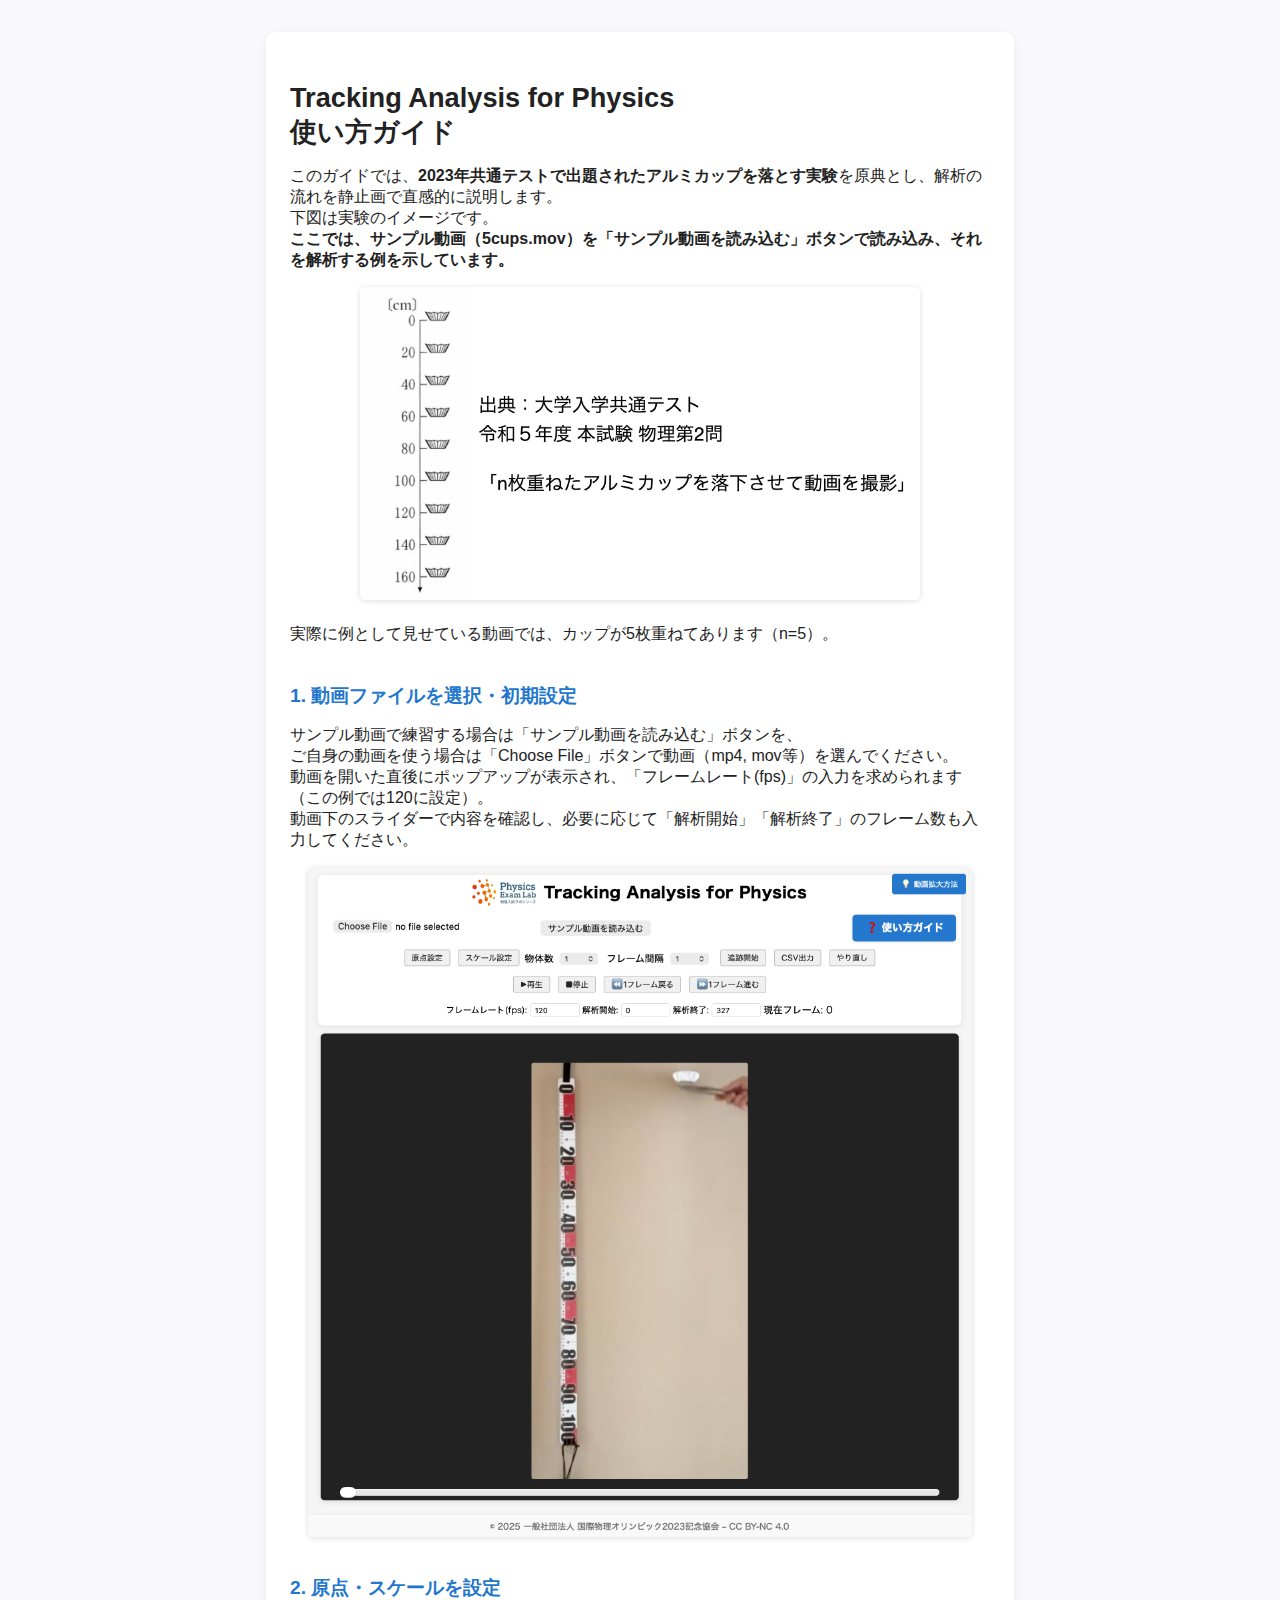
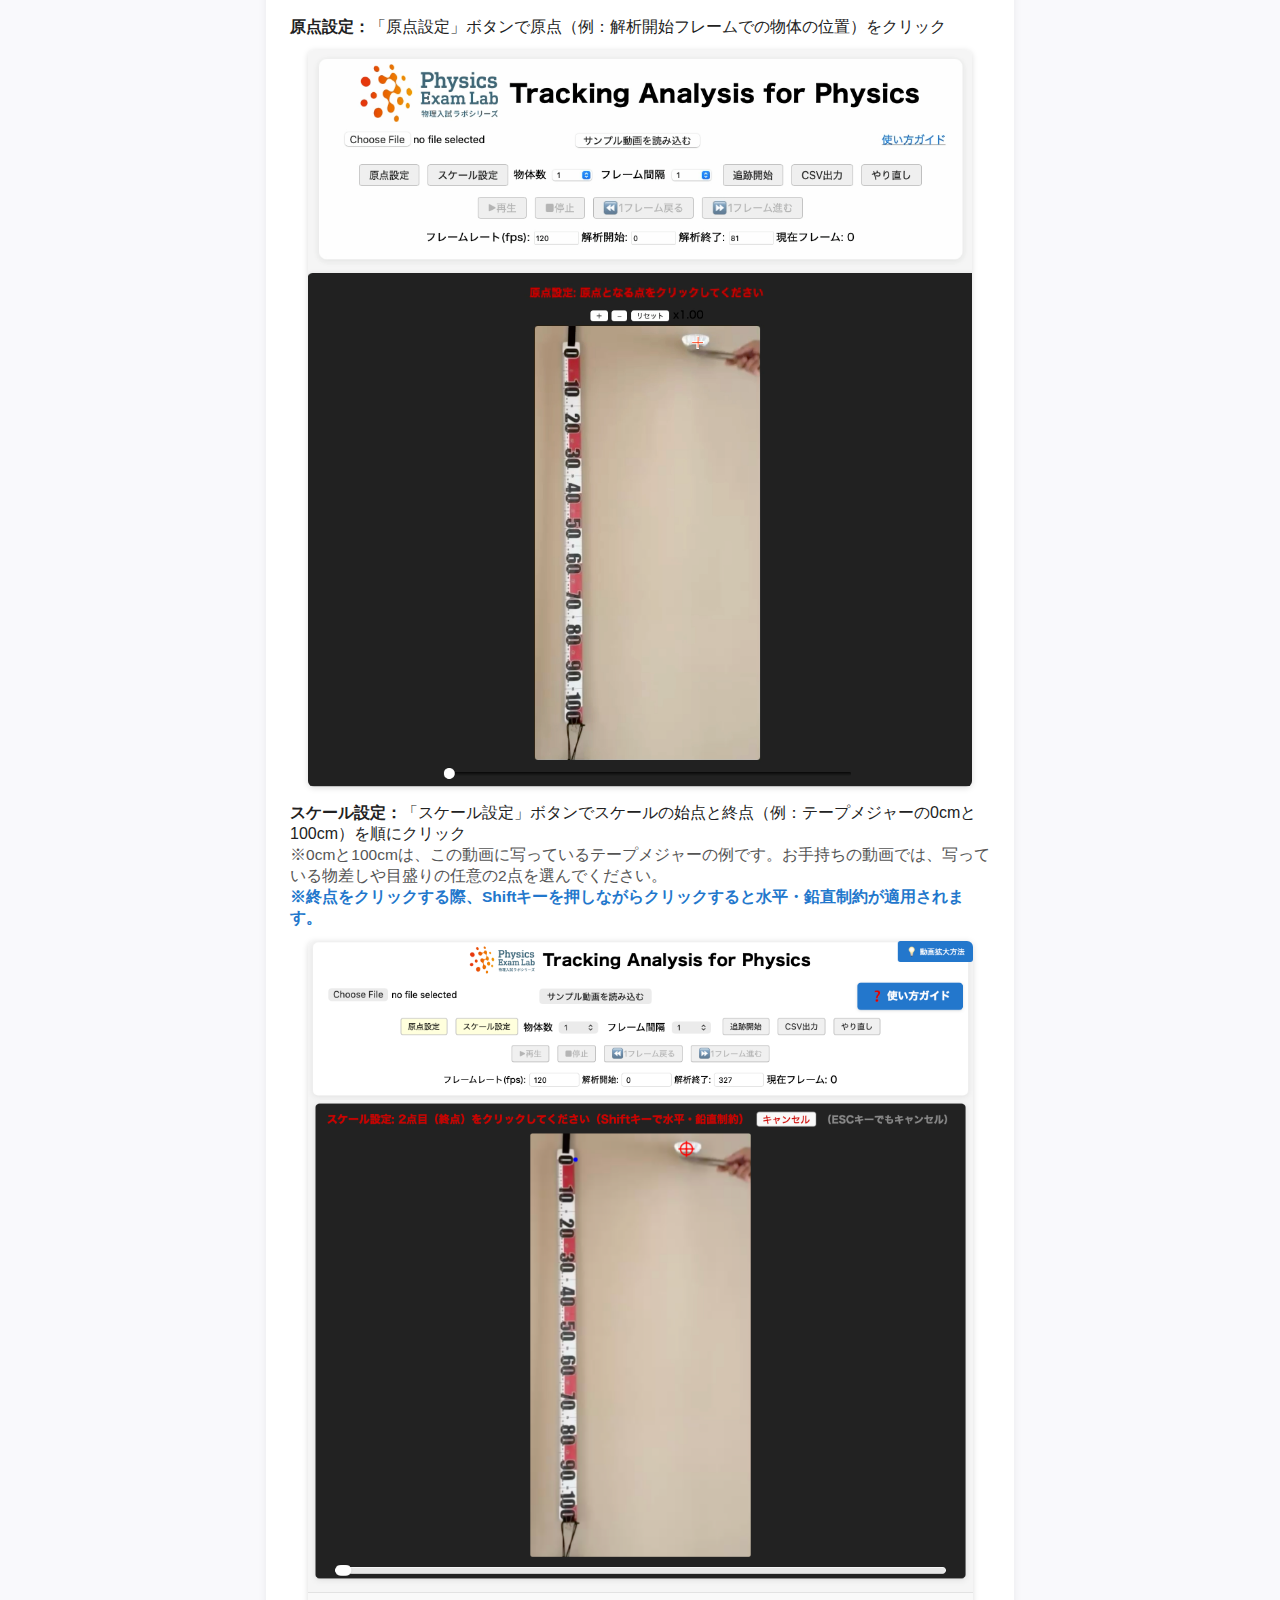
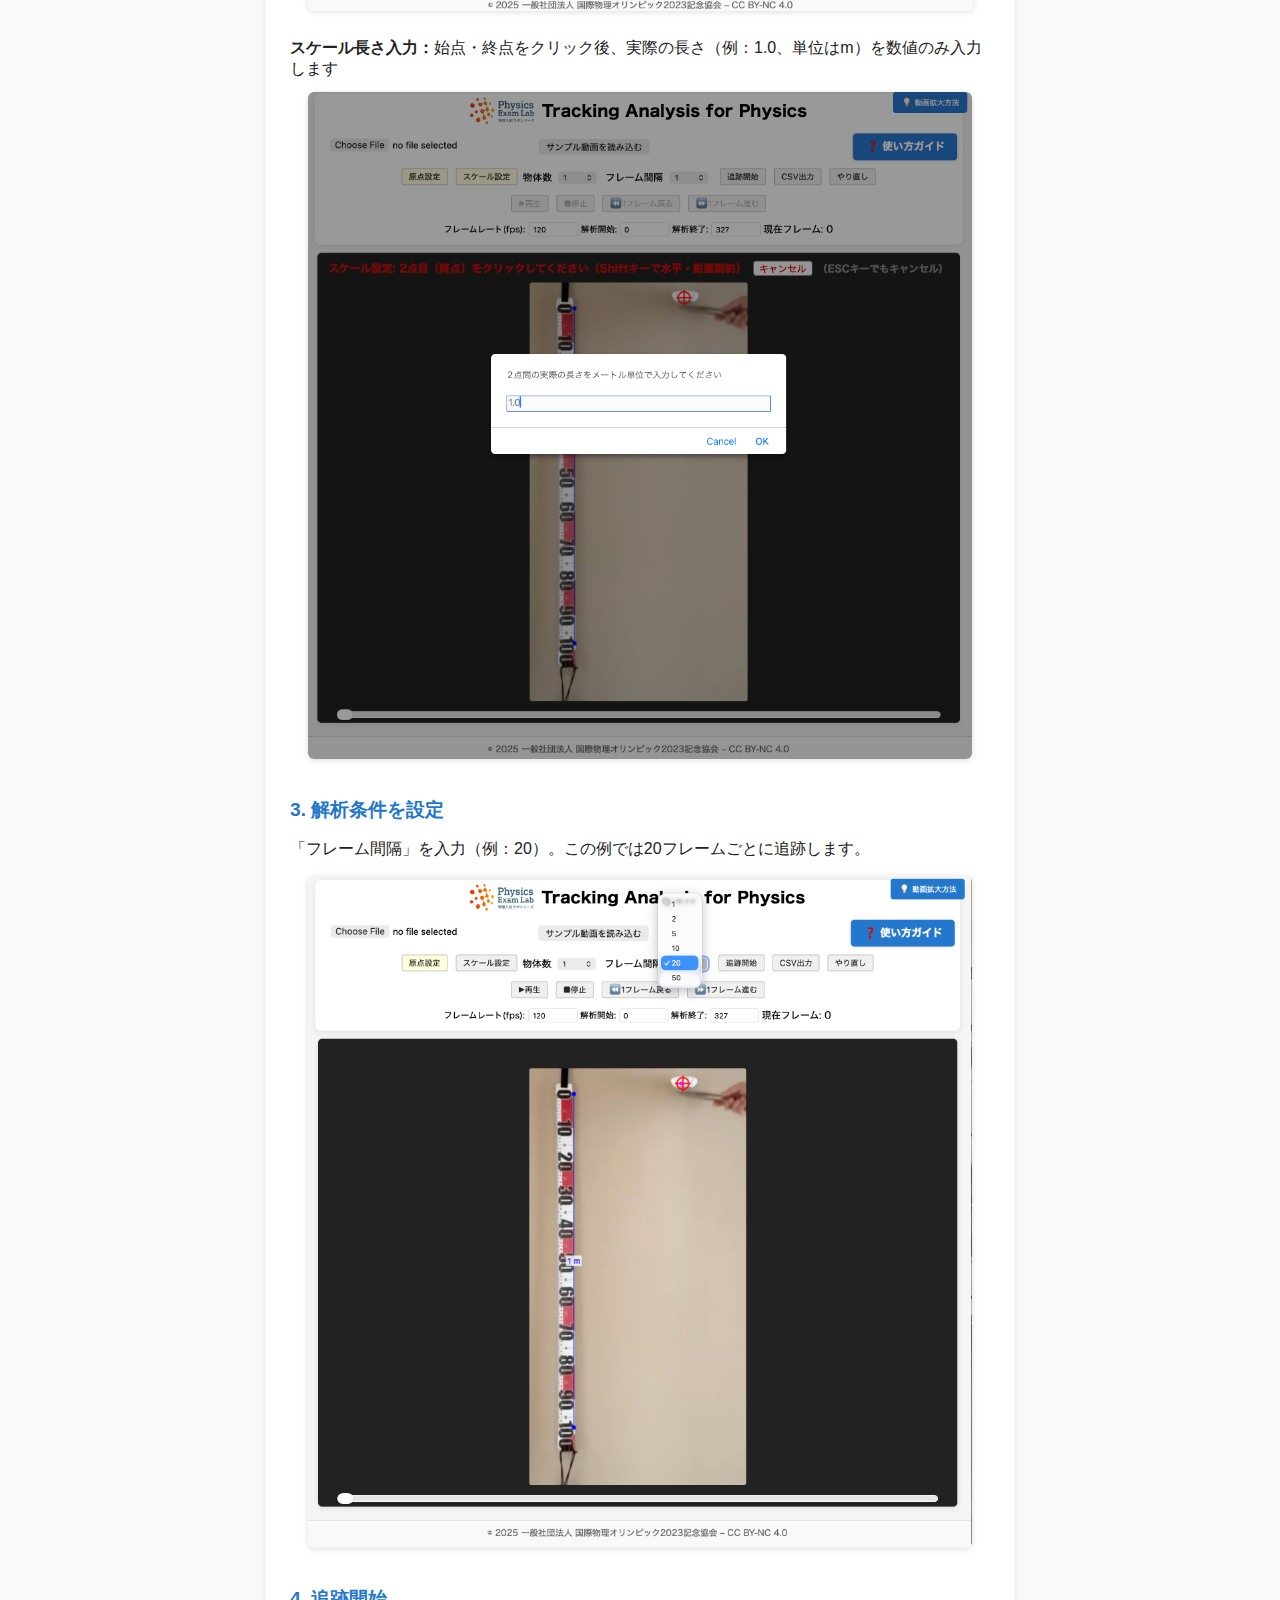
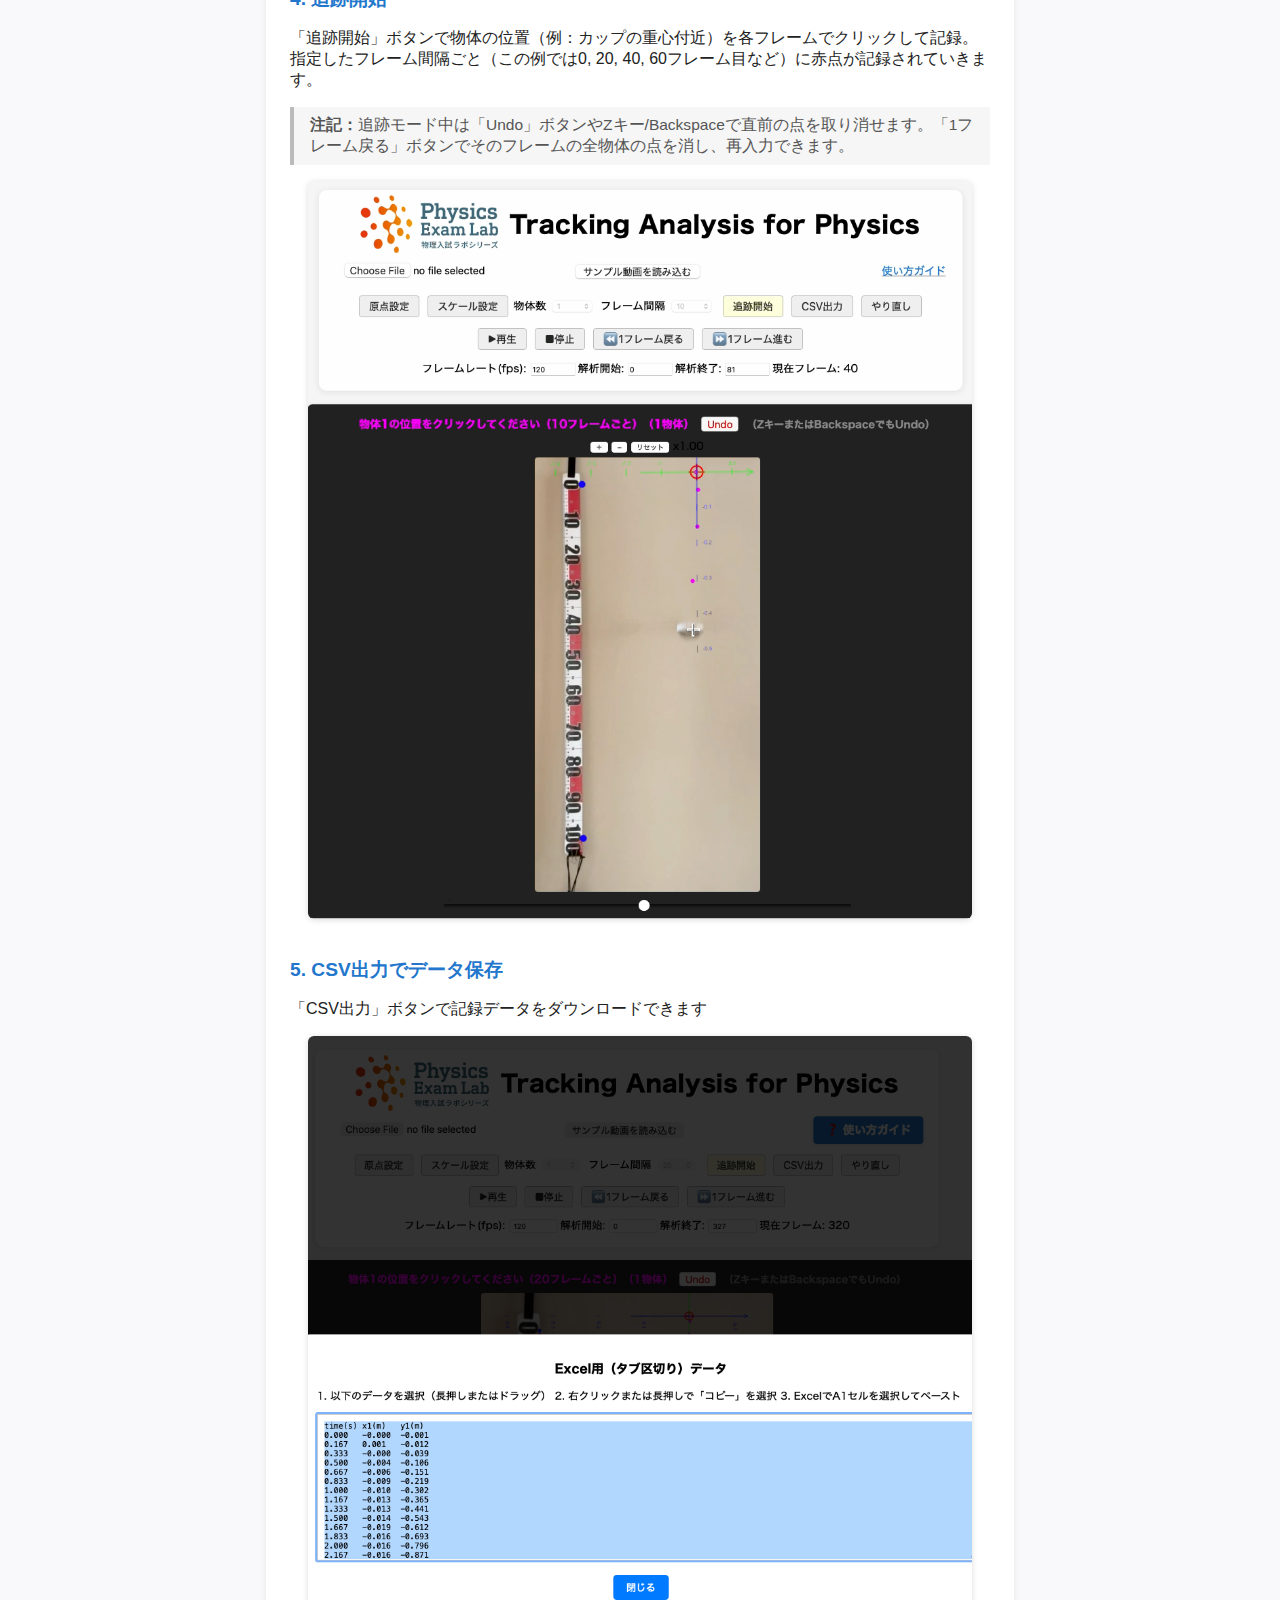
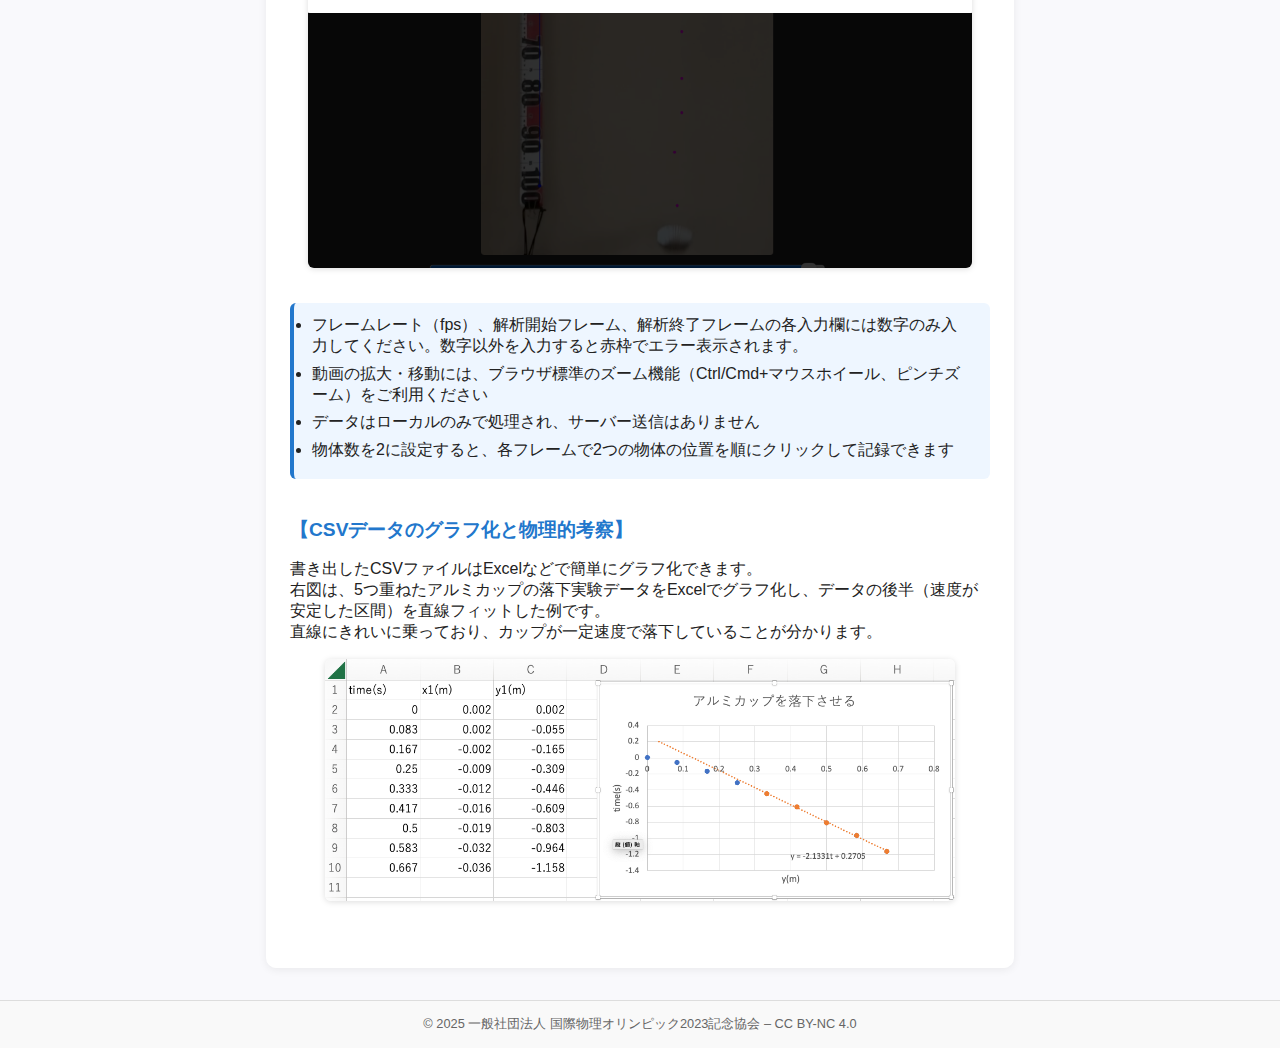
<file: USAGE_GUIDE.html>
<!--
  Physics Exam Lab - Tracking Analysis Software
  Copyright (c) 2025 一般社団法人 国際物理オリンピック2023記念協会
  Licensed under the Creative Commons BY-NC 4.0 International License.
  See https://creativecommons.org/licenses/by-nc/4.0/
-->
<!DOCTYPE html>
<html lang="ja">
<head>
  <meta charset="UTF-8">
  <meta name="viewport" content="width=device-width, initial-scale=1.0">
  <title>Tracking Analysis for Physics 使い方ガイド</title>
  <style>
    body { font-family: 'Segoe UI', 'Hiragino Sans', Arial, sans-serif; background: #f9f9fc; color: #222; margin: 0; padding: 0; }
    .container { max-width: 700px; margin: 32px auto 32px auto; background: #fff; border-radius: 10px; box-shadow: 0 2px 8px #0001; padding: 32px 24px; }
    h1 { font-size: 1.7em; margin-bottom: 0.2em; }
    h2 { font-size: 1.2em; margin-top: 2em; margin-bottom: 0.5em; color: #2277cc; }
    .step { margin-bottom: 2.2em; }
    .step img { display: block; margin: 12px auto 0 auto; max-width: 95%; border-radius: 6px; box-shadow: 0 1px 6px #0002; }
    ul.hint { background: #eef6ff; border-left: 4px solid #2277cc; padding: 12px 18px; border-radius: 6px; margin: 2em 0 0.5em 0; }
    ul.hint li { margin-bottom: 0.4em; }
  </style>
</head>
<body>
  <div class="container">
    <h1>Tracking Analysis for Physics<br>使い方ガイド</h1>
    <p>
      このガイドでは、<b>2023年共通テストで出題されたアルミカップを落とす実験</b>を原典とし、解析の流れを静止画で直感的に説明します。<br>
      下図は実験のイメージです。<br>
      <b>ここでは、サンプル動画（5cups.mov）を「サンプル動画を読み込む」ボタンで読み込み、それを解析する例を示しています。</b>
    </p>
          <img src="assets/images/aluminum_cups.png" alt="アルミカップ落下実験イメージ" style="display:block; margin:16px auto 24px auto; max-width:80%; border-radius:6px; box-shadow:0 1px 6px #0002;">
    <p>
      実際に例として見せている動画では、カップが5枚重ねてあります（n=5）。
    </p>
    <div class="step">
      <h2>1. 動画ファイルを選択・初期設定</h2>
      <p>
        サンプル動画で練習する場合は「サンプル動画を読み込む」ボタンを、<br>
        ご自身の動画を使う場合は「Choose File」ボタンで動画（mp4, mov等）を選んでください。<br>
        動画を開いた直後にポップアップが表示され、「フレームレート(fps)」の入力を求められます（この例では120に設定）。<br>
        動画下のスライダーで内容を確認し、必要に応じて「解析開始」「解析終了」のフレーム数も入力してください。
      </p>
      <img src="assets/images/tutorial_1.png" alt="動画ファイル選択・初期設定">
    </div>
    <div class="step">
      <h2>2. 原点・スケールを設定</h2>
      <p>
        <b>原点設定：</b>「原点設定」ボタンで原点（例：解析開始フレームでの物体の位置）をクリック<br>
        <img src="assets/images/tutorial_2.png" alt="原点設定">
        <div style="margin-bottom: 1.7em;">
          <b>スケール設定：</b>「スケール設定」ボタンでスケールの始点と終点（例：テープメジャーの0cmと100cm）を順にクリック<br>
          <span style="font-size:0.97em; color:#555;">※0cmと100cmは、この動画に写っているテープメジャーの例です。お手持ちの動画では、写っている物差しや目盛りの任意の2点を選んでください。</span><br>
          <span style="font-size:0.97em; color:#2277cc;"><b>※終点をクリックする際、Shiftキーを押しながらクリックすると水平・鉛直制約が適用されます。</b></span><br>
          <img src="assets/images/tutorial_3.png" alt="スケール設定">
        </div>
        <div style="margin-bottom: 1.7em;">
          <b>スケール長さ入力：</b>始点・終点をクリック後、実際の長さ（例：1.0、単位はm）を数値のみ入力します<br>
          <img src="assets/images/tutorial_4.png" alt="スケール長さ入力">
        </div>
      </p>
    </div>
    <div class="step">
      <h2>3. 解析条件を設定</h2>
      <p>「フレーム間隔」を入力（例：20）。この例では20フレームごとに追跡します。</p>
      <img src="assets/images/tutorial_5.png" alt="フレーム間隔設定例">
    </div>
    <div class="step">
      <h2>4. 追跡開始</h2>
      <p>
        「追跡開始」ボタンで物体の位置（例：カップの重心付近）を各フレームでクリックして記録。<br>
        指定したフレーム間隔ごと（この例では0, 20, 40, 60フレーム目など）に赤点が記録されていきます。
      </p>
      <div style="background:#f6f6f6; border-left:4px solid #bbb; margin:10px 0 16px 0; padding:8px 16px; font-size:0.97em; color:#555;">
        <b>注記：</b>追跡モード中は「Undo」ボタンやZキー/Backspaceで直前の点を取り消せます。「1フレーム戻る」ボタンでそのフレームの全物体の点を消し、再入力できます。
      </div>
      <img src="assets/images/tutorial_6.png" alt="追跡クリック・記録例">
    </div>
    <div class="step">
      <h2>5. CSV出力でデータ保存</h2>
      <p>「CSV出力」ボタンで記録データをダウンロードできます</p>
      <img src="assets/images/tutorial_7.png" alt="CSV出力">
    </div>
    <ul class="hint">
      <li>フレームレート（fps）、解析開始フレーム、解析終了フレームの各入力欄には数字のみ入力してください。数字以外を入力すると赤枠でエラー表示されます。</li>
      <li>動画の拡大・移動には、ブラウザ標準のズーム機能（Ctrl/Cmd+マウスホイール、ピンチズーム）をご利用ください</li>
      <li>データはローカルのみで処理され、サーバー送信はありません</li>
      <li>物体数を2に設定すると、各フレームで2つの物体の位置を順にクリックして記録できます</li>
    </ul>

    <div class="step">
      <h2>【CSVデータのグラフ化と物理的考察】</h2>
      <p>
        書き出したCSVファイルはExcelなどで簡単にグラフ化できます。<br>
        右図は、5つ重ねたアルミカップの落下実験データをExcelでグラフ化し、データの後半（速度が安定した区間）を直線フィットした例です。<br>
        直線にきれいに乗っており、カップが一定速度で落下していることが分かります。
      </p>
      <img src="assets/images/5cups_analysis.png" alt="Excelによるグラフ化・直線フィット例" style="display:block; margin:16px auto 24px auto; max-width:90%; border-radius:6px; box-shadow:0 1px 6px #0002;">
    </div>
  </div>
  <footer style="text-align: center; padding: 15px; margin-top: 30px; font-size: 0.8em; color: #666; border-top: 1px solid #ddd; background: #f9f9f9;">
    © 2025 一般社団法人 国際物理オリンピック2023記念協会 – CC BY-NC 4.0
  </footer>
</body>
</html>
</file>
<file: style.css>
/*
 * Physics Exam Lab - Tracking Analysis Software
 * Copyright (c) 2025 一般社団法人 国際物理オリンピック2023記念協会
 * Licensed under the Creative Commons BY-NC 4.0 International License.
 * See https://creativecommons.org/licenses/by-nc/4.0/
 */

html, body {
  height: 100vh;
  width: 100vw;
  overflow: hidden;
  margin: 0;
  padding: 0;
}

body {
  font-family: 'Segoe UI', 'Meiryo', sans-serif;
  background: #f5f5f5;
  text-align: center;
}

.main-container {
  display: flex;
  height: 100vh;
  width: 100vw;
}

h1 {
  margin-top: 24px;
  margin-bottom: 16px;
}

.app-title {
  font-size: 0.9em;
  font-weight: bold;
  text-align: center;
  margin-bottom: 8px;
  margin-top: 0;
  letter-spacing: 0.005em;
  white-space: normal;
  display: flex;
  align-items: center;
  justify-content: center;
  gap: 4px;
  line-height: 1.2;
  min-height: 1em;
  overflow: visible;
  flex-wrap: wrap;
  /* レスポンシブ対応は各メディアクエリでオーバーライド */
}

.app-logo {
  height: 5.0em;
  width: auto;
  vertical-align: middle;
  display: inline-block;
  margin-top: -0.2em;
  margin-bottom: -0.2em;
  /* レスポンシブ対応は各メディアクエリでオーバーライド */
}

.control-panel {
  display: flex;
  flex-direction: column;
  background: #fff;
  border-right: 1px solid #ddd;
  box-shadow: 2px 0 4px rgba(0,0,0,0.1);
  width: 280px;
  flex-shrink: 0;
  padding: 12px;
  gap: 10px;
  overflow-y: auto;
  /* レスポンシブ対応は各メディアクエリでオーバーライド */
}

.button-group, .video-controls, .frame-settings {
  display: flex;
  align-items: center;
  gap: 8px;
  flex-wrap: wrap;
  justify-content: center;
}

/* 共通ボタンスタイル */
.button-group button, .video-controls button, .control-section button, #undoBtn {
  margin: 0 2px;
  padding: 4px 8px;
  font-size: 0.85rem;
  border-radius: 4px;
  border: 1px solid #bbb;
  background: #f0f0f0;
  cursor: pointer;
  transition: background 0.2s;
}

.button-group button:hover, .video-controls button:hover, .control-section button:hover, #undoBtn:hover {
  background: #e0e0e0;
}

/* #undoBtn専用のオーバーライド */
#undoBtn {
  margin: 0 4px;
  padding: 6px 14px;
  font-size: 1rem;
}

.video-container {
  flex: 1;
  background: #222;
  padding: 0;
  padding-bottom: 0;
  display: flex;
  flex-direction: column;
  align-items: center;
  justify-content: center;
  overflow: hidden;
}

canvas, video {
  display: block;
  margin: 0 auto;
  border-radius: 4px;
  background: #000;
  max-width: 98vw;
  /* max-height制限を削除して縦長動画に対応 */
}

#guideText, .guide-text {
  min-height: 1.5em;
  display: block;
}

.file-input-section {
  display: flex;
  flex-direction: column;
  gap: 6px;
  margin-bottom: 8px;
}

.file-input-row {
  display: flex;
  align-items: center;
  gap: 4px;
  justify-content: center;
  flex-wrap: wrap;
}

.control-grid {
  display: flex;
  flex-direction: column;
  gap: 8px;
}

.control-section {
  display: flex;
  align-items: center;
  gap: 4px;
  flex-wrap: wrap;
  padding: 6px;
  /* レスポンシブ対応は各メディアクエリでオーバーライド */
}

/* データ出力セクションのボーダーを削除 */
.data-output-section {
  background: transparent;
  border: none;
  padding: 4px;
}

/* リセットボタン専用のスタイル */
#resetBtn {
  background: #ffebee !important;
  border-color: #f44336 !important;
  color: #d32f2f !important;
}

#resetBtn:hover {
  background: #ffcdd2 !important;
  border-color: #d32f2f !important;
}

.frame-controls {
  background: #f8f9fa;
  border: 1px solid #e9ecef;
  padding: 10px 6px 6px 6px;
  position: relative;
  display: flex;
  flex-direction: column;
  gap: 8px;
}

.frame-label {
  position: absolute;
  top: -12px;
  left: 12px;
  background: #fff;
  padding: 2px 8px;
  font-size: 0.7em;
  color: #6c757d;
  font-weight: 500;
  border: 1px solid #e9ecef;
  border-bottom: none;
  border-radius: 4px 4px 0 0;
  z-index: 1;
}

.frame-controls > label {
  margin-right: 8px;
  align-self: flex-start;
}

.frame-range {
  display: flex;
  align-items: center;
  gap: 8px;
  flex-wrap: wrap;
}

.frame-range label {
  margin-right: 8px;
}

.frame-range .current-frame {
  font-size: 0.9em;
  color: #495057;
  font-weight: bold;
  margin-left: auto;
  text-align: left;
}

.quick-guide {
  margin-top: 8px;
  padding: 8px;
  background: #f8f9fa;
  border-radius: 6px;
  border: 1px solid #e9ecef;
  display: flex;
  flex-direction: column;
  gap: 4px;
}

.guide-step {
  display: flex;
  align-items: center;
  gap: 8px;
  font-size: 0.75em;
  color: #495057;
}

.step-number {
  background: #2277cc;
  color: white;
  width: 16px;
  height: 16px;
  border-radius: 50%;
  display: flex;
  align-items: center;
  justify-content: center;
  font-weight: bold;
  font-size: 0.7em;
  flex-shrink: 0;
}

.step-text {
  font-weight: 500;
}

.license-info {
  position: fixed;
  bottom: 5px;
  left: 5px;
  padding: 4px 8px;
  background: #f8f8f8;
  border-radius: 3px;
  border: 1px solid #e0e0e0;
  text-align: center;
  font-size: 0.65em;
  color: #888;
  line-height: 1.2;
  z-index: 1000;
  max-width: 220px;
  word-wrap: break-word;
  box-shadow: 0 1px 3px rgba(0,0,0,0.1);
}

.guide-link {
  display: inline-flex;
  align-items: center;
  gap: 4px;
  font-size: 0.9em;
  font-weight: bold;
  color: #fff;
  background: #2277cc;
  border-radius: 4px;
  padding: 4px 12px;
  box-shadow: 0 1px 4px rgba(0,0,0,0.2);
  border: 1px solid #2277cc;
  text-decoration: none;
  transition: background 0.2s;
  white-space: nowrap;
}

.guide-link:hover {
  background: #115599;
}

input[type="file"] {
  font-size: 0.85em;
  padding: 4px 8px;
  margin: 0;
  height: 32px;
  box-sizing: border-box;
  cursor: pointer;
  display: none;
}

.file-input-label {
  display: inline-block;
  padding: 4px 12px;
  background: #2277cc;
  color: white;
  border-radius: 4px;
  font-size: 0.85em;
  cursor: pointer;
  border: none;
  text-align: center;
  transition: background 0.2s;
}

.file-input-label:hover {
  background: #115599;
}

.file-name-display {
  font-size: 0.8em;
  color: #333;
  margin: 3px 0;
  word-break: break-all;
  max-width: 100%;
  overflow: hidden;
  text-overflow: ellipsis;
  white-space: nowrap;
  font-weight: normal;
  background: transparent;
  padding: 2px 4px;
  border-radius: 2px;
  border: 1px solid #ccc;
  text-align: center;
}

.control-section input[type="text"], .control-section select {
  font-size: 0.85em;
  padding: 2px 6px;
  border: 1px solid #ccc;
  border-radius: 3px;
  width: 60px;
}

.control-section label {
  font-size: 0.75em;
  font-weight: bold;
  margin-right: 4px;
}

#frameSlider {
  box-sizing: border-box;
  display: block;
  margin: 12px auto 20px auto;
  width: 90%;
  height: 2px;
  background: #444;
  border-radius: 4px;
  border: 1px solid #666;
  box-shadow: 0 1px 2px rgba(0,0,0,0.3);
}

#frameSlider::-webkit-slider-thumb {
  appearance: none;
  width: 10px;
  height: 10px;
  background: #007AFF;
  border-radius: 50%;
  cursor: pointer;
  box-shadow: 0 1px 2px rgba(0,0,0,0.3);
}

#frameSlider::-moz-range-thumb {
  width: 10px;
  height: 10px;
  background: #007AFF;
  border-radius: 50%;
  cursor: pointer;
  border: none;
  box-shadow: 0 1px 2px rgba(0,0,0,0.3);
}

/* Chromebook (1366px) 専用最適化 */
@media (max-width: 1366px) and (min-width: 1201px) {
  .control-panel {
    width: 250px;
    padding: 6px;
    gap: 6px;
  }
  .app-title {
    font-size: 0.85em;
    gap: 3px;
    margin-bottom: 4px;
  }
  .app-logo {
    height: 2.5em; /* Chromebook用に最適化 */
  }
  .control-section button {
    font-size: 0.72em;
    padding: 2px 4px;
  }
  .control-section input[type="text"], .control-section select {
    font-size: 0.72em;
    width: 42px;
  }
  .control-section {
    padding: 3px;
    gap: 2px;
  }
  .file-input-section {
    gap: 3px;
    margin-bottom: 4px;
  }
  .quick-guide {
    margin-top: 4px;
    padding: 4px;
    gap: 2px;
  }
  .guide-step {
    font-size: 0.65em;
  }
  .license-info {
    font-size: 0.6em;
    padding: 2px 6px;
  }
  .frame-controls {
    padding: 8px 4px 4px 4px;
    gap: 6px;
  }
}

@media (max-width: 1400px) {
  .control-panel {
    width: 260px;
    padding: 8px;
    gap: 8px;
  }
  .app-title {
    font-size: 0.9em;
    gap: 4px;
    margin-bottom: 6px;
  }
  .app-logo {
    height: 3.0em; /* デスクトップ中画面用 - より小さく */
  }
  .control-section button {
    font-size: 0.75em;
    padding: 3px 5px;
  }
  .control-section input[type="text"], .control-section select {
    font-size: 0.75em;
    width: 45px;
  }
  .control-section {
    padding: 4px;
    gap: 3px;
  }
  .file-input-section {
    gap: 4px;
    margin-bottom: 6px;
  }
  .quick-guide {
    margin-top: 6px;
    padding: 6px;
    gap: 3px;
  }
  .guide-step {
    font-size: 0.7em;
  }
}

@media (max-width: 1200px) {
  .control-panel {
    width: 240px;
    padding: 6px;
    gap: 6px;
  }
  .app-title {
    font-size: 0.85em;
    gap: 3px;
    margin-bottom: 4px;
  }
  .app-logo {
    height: 2.5em; /* デスクトップ小画面用 - より小さく */
  }
  .control-section button {
    font-size: 0.7em;
    padding: 2px 4px;
  }
  .control-section input[type="text"], .control-section select {
    font-size: 0.7em;
    width: 40px;
  }
  .control-section {
    padding: 3px;
    gap: 2px;
  }
  .file-input-section {
    gap: 3px;
    margin-bottom: 4px;
  }
  .quick-guide {
    margin-top: 4px;
    padding: 4px;
    gap: 2px;
  }
  .guide-step {
    font-size: 0.65em;
  }
}

@media (max-width: 1000px) {
  .control-panel {
    width: 220px;
    padding: 4px;
    gap: 4px;
  }
  .app-title {
    font-size: 0.75em;
    gap: 2px;
    margin-bottom: 2px;
  }
  .app-logo {
    height: 2.0em; /* タブレット横画面用 - より小さく */
  }
  .control-section button {
    font-size: 0.65em;
    padding: 2px 3px;
  }
  .control-section input[type="text"], .control-section select {
    font-size: 0.65em;
    width: 35px;
  }
  .control-section {
    padding: 2px;
    gap: 2px;
  }
  .file-input-section {
    gap: 2px;
    margin-bottom: 2px;
  }
  .quick-guide {
    margin-top: 2px;
    padding: 2px;
    gap: 1px;
  }
  .guide-step {
    font-size: 0.6em;
  }
}

@media (max-width: 900px) {
  .main-container {
    flex-direction: column;
  }
  .control-panel {
    width: 100%;
    border-right: none;
    border-bottom: none;
    box-shadow: 0 2px 4px rgba(0,0,0,0.1);
    max-height: 35vh;
    padding: 8px;
    gap: 6px;
  }
  
  .app-title {
    font-size: 1.1em;
    letter-spacing: 0.5px;
    gap: 6px;
  }
  
  .app-logo {
    height: 2.0em; /* タブレット縦画面用 */
  }
  
  .control-section {
    padding: 4px;
    gap: 3px;
  }
  
  .control-section button {
    font-size: 0.75em;
    padding: 3px 6px;
  }
  
  .control-section input,
  .control-section select {
    font-size: 0.75em;
    width: 60px;
  }
  
  .video-container {
    flex: 1;
    min-height: 65vh;
  }
  
  .license-info {
    position: static;
    margin-top: 8px;
    max-width: 100%;
    font-size: 0.6em;
  }
}



/* Sidecar高解像度対応（Retina/高DPR） */
@media (-webkit-min-device-pixel-ratio: 2), (min-resolution: 192dpi) {
  .control-panel {
    border-radius: 8px;
  }
  .button-group button, .video-controls button {
    border-radius: 3px;
  }
  .video-container {
    border-radius: 6px;
  }
  canvas, video {
    border-radius: 3px;
  }
}

/* Sidecar特有のアスペクト比対応 */
@media (aspect-ratio: 4/3) {
  .video-container {
    max-width: 85vw;
  }
  canvas, video {
    max-width: 82vw !important;
    /* max-height制限を削除して縦長動画に対応 */
  }
}

@media (aspect-ratio: 3/4) {
  .control-panel {
    max-width: 98vw;
    padding: 1px 1px 1px 1px;
    max-height: 12vh;
  }
  .video-container {
    max-width: 98vw;
    padding: 0;
    padding-bottom: 0;
    min-height: 88vh;
  }
  canvas, video {
    max-width: 95vw !important;
    /* max-height制限を削除して縦長動画に対応 */
  }
  
  .app-title {
    font-size: 0.75em;
    letter-spacing: 0.05px;
    gap: 1px;
    margin: 0;
    padding: 0;
    white-space: normal;
    flex-wrap: wrap;
    line-height: 1.0;
  }
  
  .app-logo {
    height: 3.0em;
    margin: 0;
  }
  
  .license-info {
    position: static;
    margin-top: 4px;
    max-width: 100%;
    font-size: 0.45em;
    padding: 2px 4px;
  }
  
  .file-input-section {
    gap: 4px;
    margin-bottom: 6px;
  }
  
  .file-input-row {
    gap: 3px;
  }
  
  .control-section {
    padding: 3px;
    gap: 2px;
  }
  
  .control-section button {
    font-size: 0.7em;
    padding: 2px 4px;
  }
  
  .control-section input,
  .control-section select {
    font-size: 0.7em;
    width: 50px;
  }
  
  #frameSlider {
    height: 1px;
    margin: -15px auto 0 auto;
  }
  
  #frameSlider::-webkit-slider-thumb {
    width: 4px;
    height: 4px;
  }
  
  #frameSlider::-moz-range-thumb {
    width: 4px;
    height: 4px;
  }
}

/* フッター */
footer {
  text-align: center;
  padding: 10px;
  margin-top: 20px;
  font-size: 0.8em;
  color: #666;
  border-top: none;
  background: #f9f9f9;
}

@media (max-width: 900px) {
  footer {
    font-size: 0.75em;
    padding: 8px;
    margin-top: 15px;
  }
}
</file>
<file: backup_20250701_154906/style.css>
body {
  font-family: 'Segoe UI', 'Meiryo', sans-serif;
  background: #f5f5f5;
  margin: 0;
  padding: 0;
  text-align: center;
}

h1 {
  margin-top: 24px;
  margin-bottom: 16px;
}

.control-panel {
  background: #fff;
  border-radius: 8px;
  margin: 0 auto 20px auto;
  padding: 16px;
  display: inline-block;
  box-shadow: 0 2px 8px rgba(0,0,0,0.08);
}

.button-group, .video-controls {
  margin-top: 8px;
}

.button-group button, .video-controls button {
  margin: 0 4px;
  padding: 6px 14px;
  font-size: 1rem;
  border-radius: 4px;
  border: 1px solid #bbb;
  background: #f0f0f0;
  cursor: pointer;
  transition: background 0.2s;
}

.button-group button:hover, .video-controls button:hover {
  background: #e0e0e0;
}

.video-container {
  margin: 0 auto;
  background: #222;
  border-radius: 8px;
  width: 660px;
  padding: 10px;
  box-shadow: 0 2px 8px rgba(0,0,0,0.10);
}

canvas, video {
  display: block;
  margin: 0 auto;
  border-radius: 4px;
  background: #000;
}

#guideText, .guide-text {
  min-height: 1.5em;
  display: block;
}

input[type="file"] {
  font-size: 16px;
  padding: 6px 12px;
  height: 38px;
  box-sizing: border-box;
  cursor: pointer;
}
</file>
<file: backup_20250701_162946/style.css>
body {
  font-family: 'Segoe UI', 'Meiryo', sans-serif;
  background: #f5f5f5;
  margin: 0;
  padding: 0;
  text-align: center;
}

h1 {
  margin-top: 24px;
  margin-bottom: 16px;
}

.control-panel {
  background: #fff;
  border-radius: 8px;
  margin: 0 auto 20px auto;
  padding: 16px;
  display: inline-block;
  box-shadow: 0 2px 8px rgba(0,0,0,0.08);
}

.button-group, .video-controls {
  margin-top: 8px;
}

.button-group button, .video-controls button {
  margin: 0 4px;
  padding: 6px 14px;
  font-size: 1rem;
  border-radius: 4px;
  border: 1px solid #bbb;
  background: #f0f0f0;
  cursor: pointer;
  transition: background 0.2s;
}

.button-group button:hover, .video-controls button:hover {
  background: #e0e0e0;
}

.video-container {
  margin: 0 auto;
  background: #222;
  border-radius: 8px;
  width: 660px;
  padding: 10px;
  box-shadow: 0 2px 8px rgba(0,0,0,0.10);
}

canvas, video {
  display: block;
  margin: 0 auto;
  border-radius: 4px;
  background: #000;
}

#guideText, .guide-text {
  min-height: 1.5em;
  display: block;
}

input[type="file"] {
  font-size: 16px;
  padding: 6px 12px;
  height: 38px;
  box-sizing: border-box;
  cursor: pointer;
}
</file>
